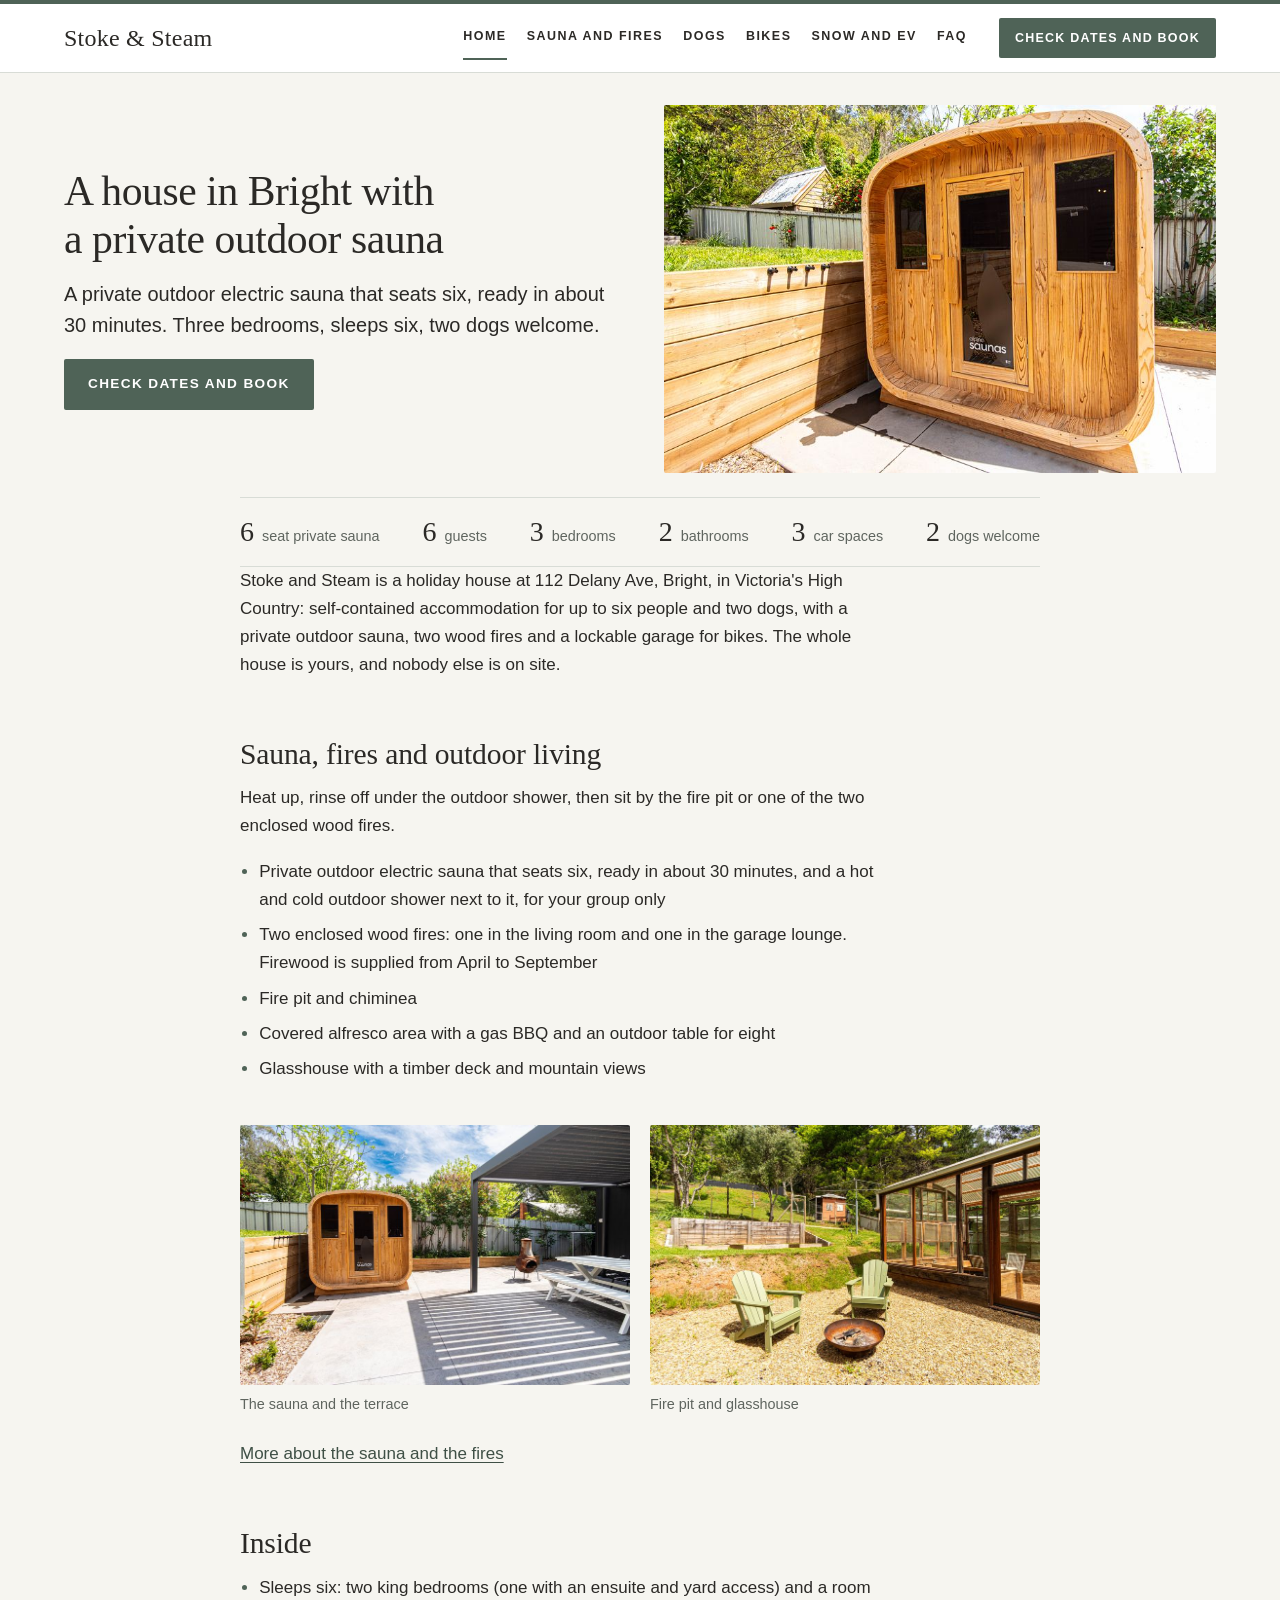
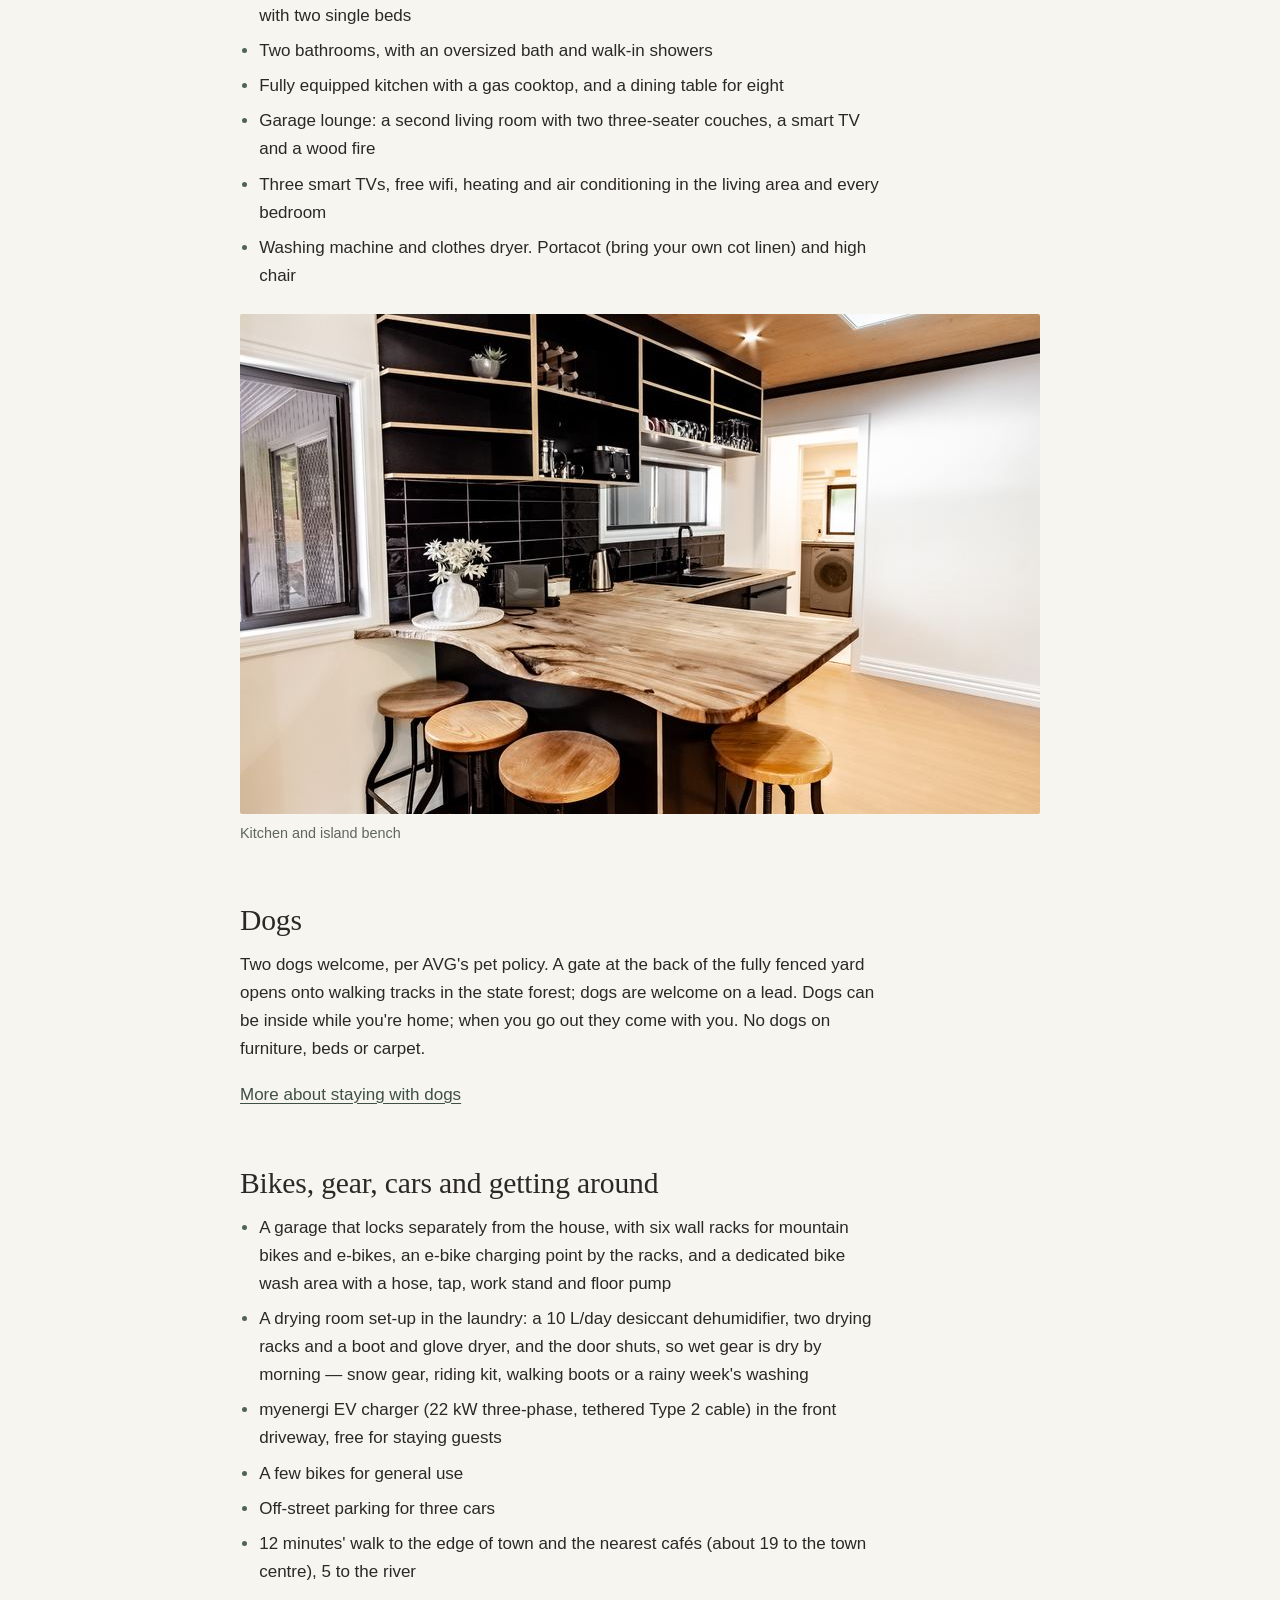
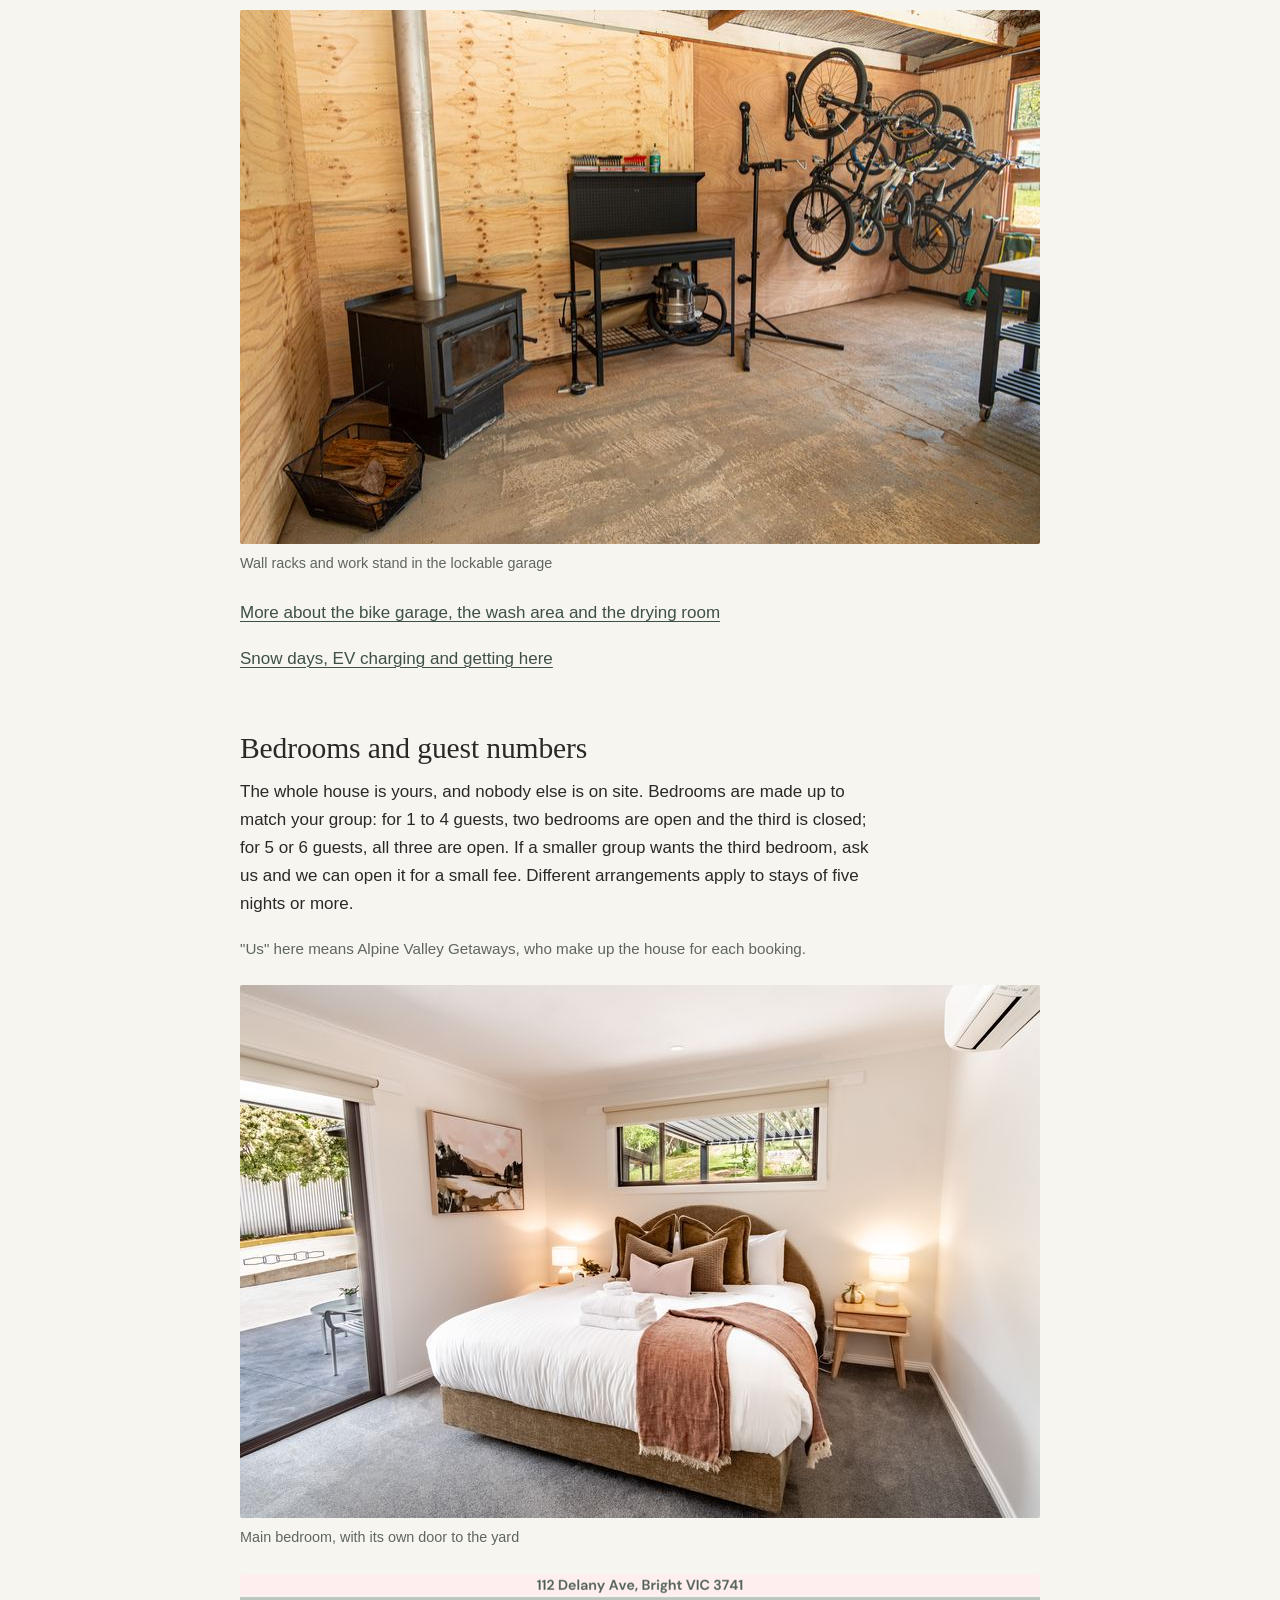
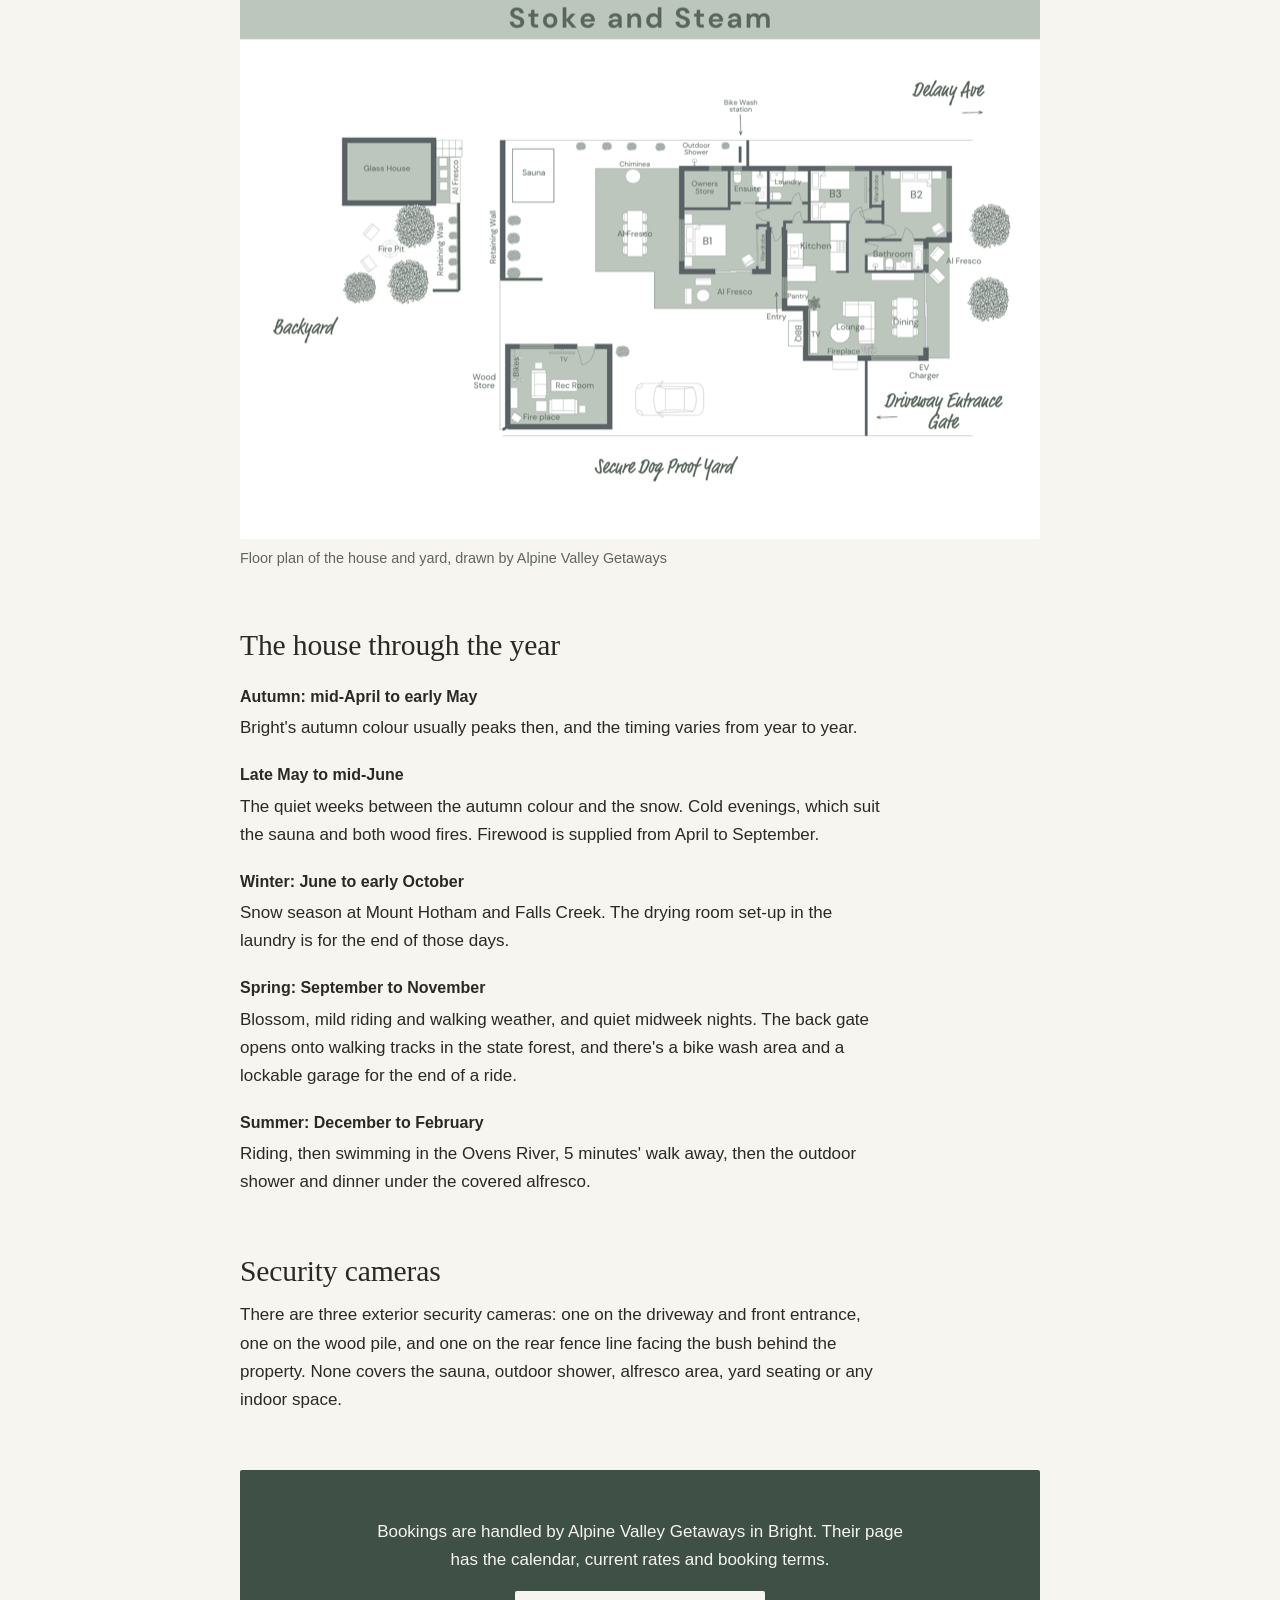
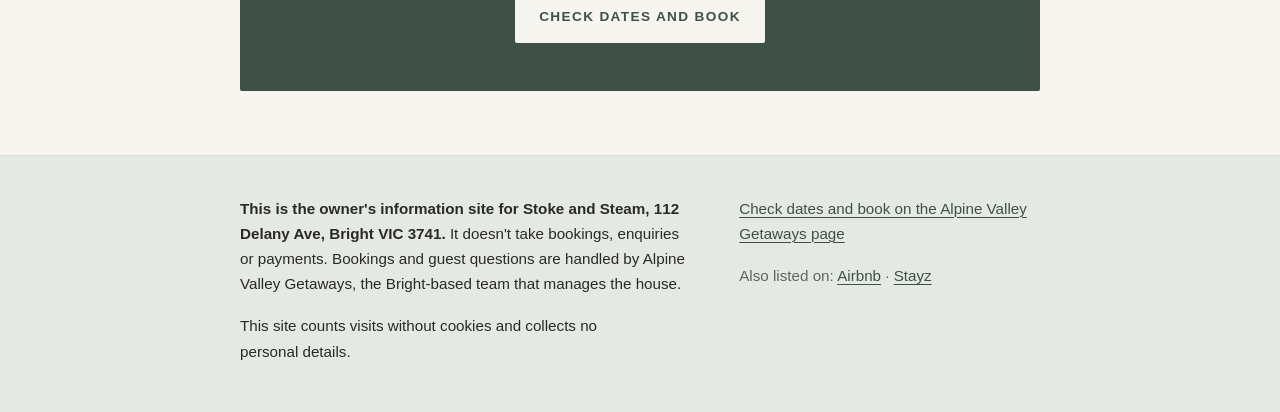
<file: index.html>
<!doctype html>
<html lang="en-AU">
<head>
<meta charset="utf-8">
<meta name="viewport" content="width=device-width, initial-scale=1">
<title>Bright accommodation with a private sauna | Stoke and Steam</title>
<meta name="description" content="Stoke and Steam is a three-bedroom holiday house in Bright, Victoria, with a private outdoor sauna, two wood fires, a fully fenced yard for two dogs and a lockable garage for bikes. Sleeps 6.">
<link rel="canonical" href="https://www.stokeandsteam.com.au/">
<meta property="og:type" content="website">
<meta property="og:locale" content="en_AU">
<meta property="og:site_name" content="Stoke and Steam">
<meta property="og:title" content="Bright accommodation with a private sauna | Stoke and Steam">
<meta property="og:description" content="Stoke and Steam is a three-bedroom holiday house in Bright, Victoria, with a private outdoor sauna, two wood fires, a fully fenced yard for two dogs and a lockable garage for bikes. Sleeps 6.">
<meta property="og:url" content="https://www.stokeandsteam.com.au/">
<meta property="og:image" content="https://www.stokeandsteam.com.au/images/sauna-dusk.jpg">
<meta name="color-scheme" content="light dark">
<link rel="icon" href="favicon.svg" type="image/svg+xml">
<link rel="stylesheet" href="style.css">
<script type="application/ld+json">
{
  "@context": "https://schema.org",
  "@type": "VacationRental",
  "@id": "https://www.stokeandsteam.com.au/#house",
  "additionalType": "House",
  "name": "Stoke and Steam",
  "identifier": "stoke-and-steam-bright",
  "description": "A private outdoor electric sauna that seats six, an outdoor shower, two enclosed wood fires and a fire pit. A lockable garage with six wall racks for mountain bikes and a bike wash area. A drying room: dehumidifier, drying racks and a boot and glove dryer, so anything wet dries overnight. Sleeps 6: two king rooms, a twin room, two bathrooms and a deep bath. Up to two dogs, and a back gate onto state forest tracks (on a lead). 12 minutes' walk to the nearest cafés, 5 to the river. EV charger.",
  "url": "https://alpinevalleygetaways.com.au/properties/stoke-and-steam-bright/",
  "mainEntityOfPage": "https://www.stokeandsteam.com.au/",
  "sameAs": [
    "https://www.airbnb.com.au/rooms/1744230749583950300",
    "https://www.stayz.com.au/holiday-rental/p20316304"
  ],
  "latitude": -36.72980,
  "longitude": 146.97749,
  "address": {
    "@type": "PostalAddress",
    "streetAddress": "112 Delany Ave",
    "addressLocality": "Bright",
    "addressRegion": "VIC",
    "postalCode": "3741",
    "addressCountry": "AU"
  },
  "image": [
    "https://www.stokeandsteam.com.au/images/sauna-dusk.jpg",
    "https://www.stokeandsteam.com.au/images/sauna-terrace.jpg",
    "https://www.stokeandsteam.com.au/images/sauna-interior.jpg",
    "https://www.stokeandsteam.com.au/images/outdoor-shower.jpg",
    "https://www.stokeandsteam.com.au/images/living-room-fire.jpg",
    "https://www.stokeandsteam.com.au/images/garage-lounge-fire.jpg",
    "https://www.stokeandsteam.com.au/images/fire-pit.jpg",
    "https://www.stokeandsteam.com.au/images/alfresco.jpg",
    "https://www.stokeandsteam.com.au/images/glasshouse.jpg",
    "https://www.stokeandsteam.com.au/images/king-bedroom.jpg",
    "https://www.stokeandsteam.com.au/images/twin-bedroom.jpg",
    "https://www.stokeandsteam.com.au/images/bathroom-bath.jpg",
    "https://www.stokeandsteam.com.au/images/kitchen-dining.jpg",
    "https://www.stokeandsteam.com.au/images/dogs-yard.jpg",
    "https://www.stokeandsteam.com.au/images/ev-charger.jpg",
    "https://www.stokeandsteam.com.au/images/bike-storage.jpg",
    "https://www.stokeandsteam.com.au/images/bike-wash.jpg",
    "https://www.stokeandsteam.com.au/images/exterior-front.jpg"
],
  "containsPlace": {
    "@type": "Accommodation",
    "additionalType": "EntirePlace",
    "occupancy": {
      "@type": "QuantitativeValue",
      "value": 6
    },
    "numberOfBedrooms": 3,
    "numberOfBathroomsTotal": 2,
    "bed": [
      { "@type": "BedDetails", "numberOfBeds": 2, "typeOfBed": "King" },
      { "@type": "BedDetails", "numberOfBeds": 2, "typeOfBed": "Single" }
    ],
    "amenityFeature": [
      { "@type": "LocationFeatureSpecification", "name": "ac", "value": true },
      { "@type": "LocationFeatureSpecification", "name": "heating", "value": true },
      { "@type": "LocationFeatureSpecification", "name": "fireplace", "value": true },
      { "@type": "LocationFeatureSpecification", "name": "kitchen", "value": true },
      { "@type": "LocationFeatureSpecification", "name": "ovenStove", "value": true },
      { "@type": "LocationFeatureSpecification", "name": "microwave", "value": true },
      { "@type": "LocationFeatureSpecification", "name": "outdoorGrill", "value": true },
      { "@type": "LocationFeatureSpecification", "name": "patio", "value": true },
      { "@type": "LocationFeatureSpecification", "name": "petsAllowed", "value": true },
      { "@type": "LocationFeatureSpecification", "name": "childFriendly", "value": true },
      { "@type": "LocationFeatureSpecification", "name": "crib", "value": true },
      { "@type": "LocationFeatureSpecification", "name": "tv", "value": true },
      { "@type": "LocationFeatureSpecification", "name": "washerDryer", "value": true },
      { "@type": "LocationFeatureSpecification", "name": "wifi", "value": true },
      { "@type": "LocationFeatureSpecification", "name": "internetType", "value": "Free" },
      { "@type": "LocationFeatureSpecification", "name": "parkingType", "value": "Free" },
      { "@type": "LocationFeatureSpecification", "name": "selfCheckinCheckout", "value": true },
      { "@type": "LocationFeatureSpecification", "name": "smokingAllowed", "value": false }
    ]
  }
}
</script>
</head>
<body>
<a class="skip" href="#main">Skip to content</a>
<header class="site-header">
  <div class="wrap header-inner">
    <a class="logo" href="index.html" aria-label="Stoke and Steam, home">Stoke &amp; Steam</a>
    <nav aria-label="Main">
      <ul>
        <li><a href="index.html" aria-current="page">Home</a></li>
        <li><a href="sauna-and-fires.html">Sauna and fires</a></li>
        <li><a href="dogs.html">Dogs</a></li>
        <li><a href="bikes.html">Bikes</a></li>
        <li><a href="snow-ev-getting-here.html">Snow and EV</a></li>
        <li><a href="faq.html">FAQ</a></li>
      </ul>
    </nav>
    <a class="cta cta-small" data-cta="booking" data-goatcounter-click="book-index" href="https://alpinevalleygetaways.com.au/properties/stoke-and-steam-bright/">Check dates and book</a>
  </div>
</header>
<main id="main" class="wrap">
<section class="hero">
  <div class="hero-text">
    <h1>A house in Bright with a private outdoor sauna</h1>
    <p class="lead">A private outdoor electric sauna that seats six, ready in about 30 minutes. Three bedrooms, sleeps six, two dogs welcome.</p>
    <p class="hero-action"><a class="cta" data-cta="booking" data-goatcounter-click="book-index" href="https://alpinevalleygetaways.com.au/properties/stoke-and-steam-bright/">Check dates and book</a></p>
  </div>
  <figure class="photo hero"><img src="images/sauna-dusk.jpg" alt="The private outdoor sauna at Stoke and Steam: a rounded timber cabin with a glass door and two windows on the paved terrace, beside a timber retaining wall with towel hooks" width="1600" height="1067" srcset="images/sauna-dusk-800.jpg 800w, images/sauna-dusk-1200.jpg 1200w, images/sauna-dusk.jpg 1600w" sizes="(min-width: 60rem) 34.5rem, 100vw" fetchpriority="high"><figcaption>The private outdoor sauna</figcaption></figure>
</section>
<ul class="facts" aria-label="Key facts">
  <li><span class="fact-n">6</span> <span class="fact-l">seat private sauna</span></li>
  <li><span class="fact-n">6</span> <span class="fact-l">guests</span></li>
  <li><span class="fact-n">3</span> <span class="fact-l">bedrooms</span></li>
  <li><span class="fact-n">2</span> <span class="fact-l">bathrooms</span></li>
  <li><span class="fact-n">3</span> <span class="fact-l">car spaces</span></li>
  <li><span class="fact-n">2</span> <span class="fact-l">dogs welcome</span></li>
</ul>
<p>Stoke and Steam is a holiday house at 112 Delany Ave, Bright, in Victoria's High Country: self-contained accommodation for up to six people and two dogs, with a private outdoor sauna, two wood fires and a lockable garage for bikes. The whole house is yours, and nobody else is on site.</p>
<section aria-labelledby="h-outdoor">
  <h2 id="h-outdoor">Sauna, fires and outdoor living</h2>
  <p>Heat up, rinse off under the outdoor shower, then sit by the fire pit or one of the two enclosed wood fires.</p>
  <ul>
    <li>Private outdoor electric sauna that seats six, ready in about 30 minutes, and a hot and cold outdoor shower next to it, for your group only</li>
    <li>Two enclosed wood fires: one in the living room and one in the garage lounge. Firewood is supplied from April to September</li>
    <li>Fire pit and chiminea</li>
    <li>Covered alfresco area with a gas BBQ and an outdoor table for eight</li>
    <li>Glasshouse with a timber deck and mountain views</li>
  </ul>
  <div class="photo-row">
    <figure class="photo"><img src="images/sauna-terrace.jpg" alt="The sauna on the paved terrace, with the chiminea and the end of the long outdoor table under the covered alfresco" width="1600" height="1067" srcset="images/sauna-terrace-800.jpg 800w, images/sauna-terrace-1200.jpg 1200w, images/sauna-terrace.jpg 1600w" sizes="(min-width: 60rem) 50rem, (min-width: 40rem) 44rem, calc(100vw - 2rem)" loading="lazy" decoding="async"><figcaption>The sauna and the terrace</figcaption></figure>
    <figure class="photo"><img src="images/fire-pit.jpg" alt="The fire pit on the gravel, with two green timber chairs beside it and the glasshouse behind" width="1600" height="1067" srcset="images/fire-pit-800.jpg 800w, images/fire-pit-1200.jpg 1200w, images/fire-pit.jpg 1600w" sizes="(min-width: 60rem) 50rem, (min-width: 40rem) 44rem, calc(100vw - 2rem)" loading="lazy" decoding="async"><figcaption>Fire pit and glasshouse</figcaption></figure>
  </div>
  <p><a href="sauna-and-fires.html">More about the sauna and the fires</a></p>
</section>
<section aria-labelledby="h-inside">
  <h2 id="h-inside">Inside</h2>
  <ul>
    <li>Sleeps six: two king bedrooms (one with an ensuite and yard access) and a room with two single beds</li>
    <li>Two bathrooms, with an oversized bath and walk-in showers</li>
    <li>Fully equipped kitchen with a gas cooktop, and a dining table for eight</li>
    <li>Garage lounge: a second living room with two three-seater couches, a smart TV and a wood fire</li>
    <li>Three smart TVs, free wifi, heating and air conditioning in the living area and every bedroom</li>
    <li>Washing machine and clothes dryer. Portacot (bring your own cot linen) and high chair</li>
  </ul>
  <figure class="photo wide"><img src="images/kitchen-dining.jpg" alt="The kitchen: a timber-slab island bench with stools, black tiled walls and open timber shelving" width="1600" height="1067" srcset="images/kitchen-dining-800.jpg 800w, images/kitchen-dining-1200.jpg 1200w, images/kitchen-dining.jpg 1600w" sizes="(min-width: 60rem) 50rem, (min-width: 40rem) 44rem, calc(100vw - 2rem)" loading="lazy" decoding="async"><figcaption>Kitchen and island bench</figcaption></figure>
</section>
<section aria-labelledby="h-dogs">
  <h2 id="h-dogs">Dogs</h2>
  <p>Two dogs welcome, per AVG's pet policy. A gate at the back of the fully fenced yard opens onto walking tracks in the state forest; dogs are welcome on a lead. Dogs can be inside while you're home; when you go out they come with you. No dogs on furniture, beds or carpet.</p>
  <p><a href="dogs.html">More about staying with dogs</a></p>
</section>
<section aria-labelledby="h-gear">
  <h2 id="h-gear">Bikes, gear, cars and getting around</h2>
  <ul>
    <li>A garage that locks separately from the house, with six wall racks for mountain bikes and e-bikes, an e-bike charging point by the racks, and a dedicated bike wash area with a hose, tap, work stand and floor pump</li>
    <li>A drying room set-up in the laundry: a 10 L/day desiccant dehumidifier, two drying racks and a boot and glove dryer, and the door shuts, so wet gear is dry by morning — snow gear, riding kit, walking boots or a rainy week's washing</li>
    <li>myenergi EV charger (22 kW three-phase, tethered Type 2 cable) in the front driveway, free for staying guests</li>
    <li>A few bikes for general use</li>
    <li>Off-street parking for three cars</li>
    <li>12 minutes' walk to the edge of town and the nearest cafés (about 19 to the town centre), 5 to the river</li>
  </ul>
  <figure class="photo"><img src="images/bike-storage.jpg" alt="The lockable garage: bikes hung on the wall racks, a workbench with tools, a bike work stand and a floor pump, with the wood heater in the corner" width="1600" height="1067" srcset="images/bike-storage-800.jpg 800w, images/bike-storage-1200.jpg 1200w, images/bike-storage.jpg 1600w" sizes="(min-width: 60rem) 50rem, (min-width: 40rem) 44rem, calc(100vw - 2rem)" loading="lazy" decoding="async"><figcaption>Wall racks and work stand in the lockable garage</figcaption></figure>
  <p><a href="bikes.html">More about the bike garage, the wash area and the drying room</a></p>
  <p><a href="snow-ev-getting-here.html">Snow days, EV charging and getting here</a></p>
</section>
<section aria-labelledby="h-bedrooms">
  <h2 id="h-bedrooms">Bedrooms and guest numbers</h2>
  <p>The whole house is yours, and nobody else is on site. Bedrooms are made up to match your group: for 1 to 4 guests, two bedrooms are open and the third is closed; for 5 or 6 guests, all three are open. If a smaller group wants the third bedroom, ask us and we can open it for a small fee. Different arrangements apply to stays of five nights or more.</p>
  <p class="note">"Us" here means Alpine Valley Getaways, who make up the house for each booking.</p>
  <figure class="photo"><img src="images/king-bedroom.jpg" alt="The main bedroom: a king bed with a lamp on each side, and a sliding glass door out to the yard" width="1600" height="1067" srcset="images/king-bedroom-800.jpg 800w, images/king-bedroom-1200.jpg 1200w, images/king-bedroom.jpg 1600w" sizes="(min-width: 60rem) 50rem, (min-width: 40rem) 44rem, calc(100vw - 2rem)" loading="lazy" decoding="async"><figcaption>Main bedroom, with its own door to the yard</figcaption></figure>
  <figure class="photo plan"><img src="images/floor-plan.png" alt="Floor plan of Stoke and Steam: a king bedroom with an ensuite, a second king bedroom and a bedroom with two single beds; a bathroom with a bath, laundry, kitchen, lounge and dining; outside, the sauna, outdoor shower, alfresco areas, glasshouse, fire pit, EV charger and the separate garage lounge with the bike racks, all inside the fenced yard" width="1600" height="1131" srcset="images/floor-plan-800.png 800w, images/floor-plan-1200.png 1200w, images/floor-plan.png 1600w" sizes="(min-width: 60rem) 50rem, (min-width: 40rem) 44rem, calc(100vw - 2rem)" loading="lazy" decoding="async"><figcaption>Floor plan of the house and yard, drawn by Alpine Valley Getaways</figcaption></figure>
</section>
<section aria-labelledby="h-seasons">
  <h2 id="h-seasons">The house through the year</h2>
  <dl class="seasons">
    <dt>Autumn: mid-April to early May</dt>
    <dd>Bright's autumn colour usually peaks then, and the timing varies from year to year.</dd>
    <dt>Late May to mid-June</dt>
    <dd>The quiet weeks between the autumn colour and the snow. Cold evenings, which suit the sauna and both wood fires. Firewood is supplied from April to September.</dd>
    <dt>Winter: June to early October</dt>
    <dd>Snow season at Mount Hotham and Falls Creek. The drying room set-up in the laundry is for the end of those days.</dd>
    <dt>Spring: September to November</dt>
    <dd>Blossom, mild riding and walking weather, and quiet midweek nights. The back gate opens onto walking tracks in the state forest, and there's a bike wash area and a lockable garage for the end of a ride.</dd>
    <dt>Summer: December to February</dt>
    <dd>Riding, then swimming in the Ovens River, 5 minutes' walk away, then the outdoor shower and dinner under the covered alfresco.</dd>
  </dl>
</section>
<section aria-labelledby="h-cameras">
  <h2 id="h-cameras">Security cameras</h2>
  <p>There are three exterior security cameras: one on the driveway and front entrance, one on the wood pile, and one on the rear fence line facing the bush behind the property. None covers the sauna, outdoor shower, alfresco area, yard seating or any indoor space.</p>
</section>
<aside class="cta-box" aria-label="How to book">
  <p>Bookings are handled by Alpine Valley Getaways in Bright. Their page has the calendar, current rates and booking terms.</p>
  <p><a class="cta" data-cta="booking" data-goatcounter-click="book-index" href="https://alpinevalleygetaways.com.au/properties/stoke-and-steam-bright/">Check dates and book</a></p>
</aside>
</main>
<footer class="site-footer">
  <div class="wrap footer-inner">
    <div class="footer-about">
      <p><strong>This is the owner's information site for Stoke and Steam, 112 Delany Ave, Bright VIC 3741.</strong> It doesn't take bookings, enquiries or payments. Bookings and guest questions are handled by Alpine Valley Getaways, the Bright-based team that manages the house.</p>
      <p>This site counts visits without cookies and collects no personal details.</p>
    </div>
    <div class="footer-book">
      <p><a class="cta-link" data-cta="booking" data-goatcounter-click="book-index" href="https://alpinevalleygetaways.com.au/properties/stoke-and-steam-bright/">Check dates and book on the Alpine Valley Getaways page</a></p>
      <p class="also">Also listed on: <a data-goatcounter-click="out-airbnb-index" class="listed-link" href="https://www.airbnb.com.au/rooms/1744230749583950300">Airbnb</a> · <a data-goatcounter-click="out-stayz-index" class="listed-link" href="https://www.stayz.com.au/holiday-rental/p20316304">Stayz</a></p>
    </div>
  </div>
</footer>
<script data-goatcounter="https://delanyave.goatcounter.com/count" async src="https://gc.zgo.at/count.js"></script>
</body>
</html>
</file>
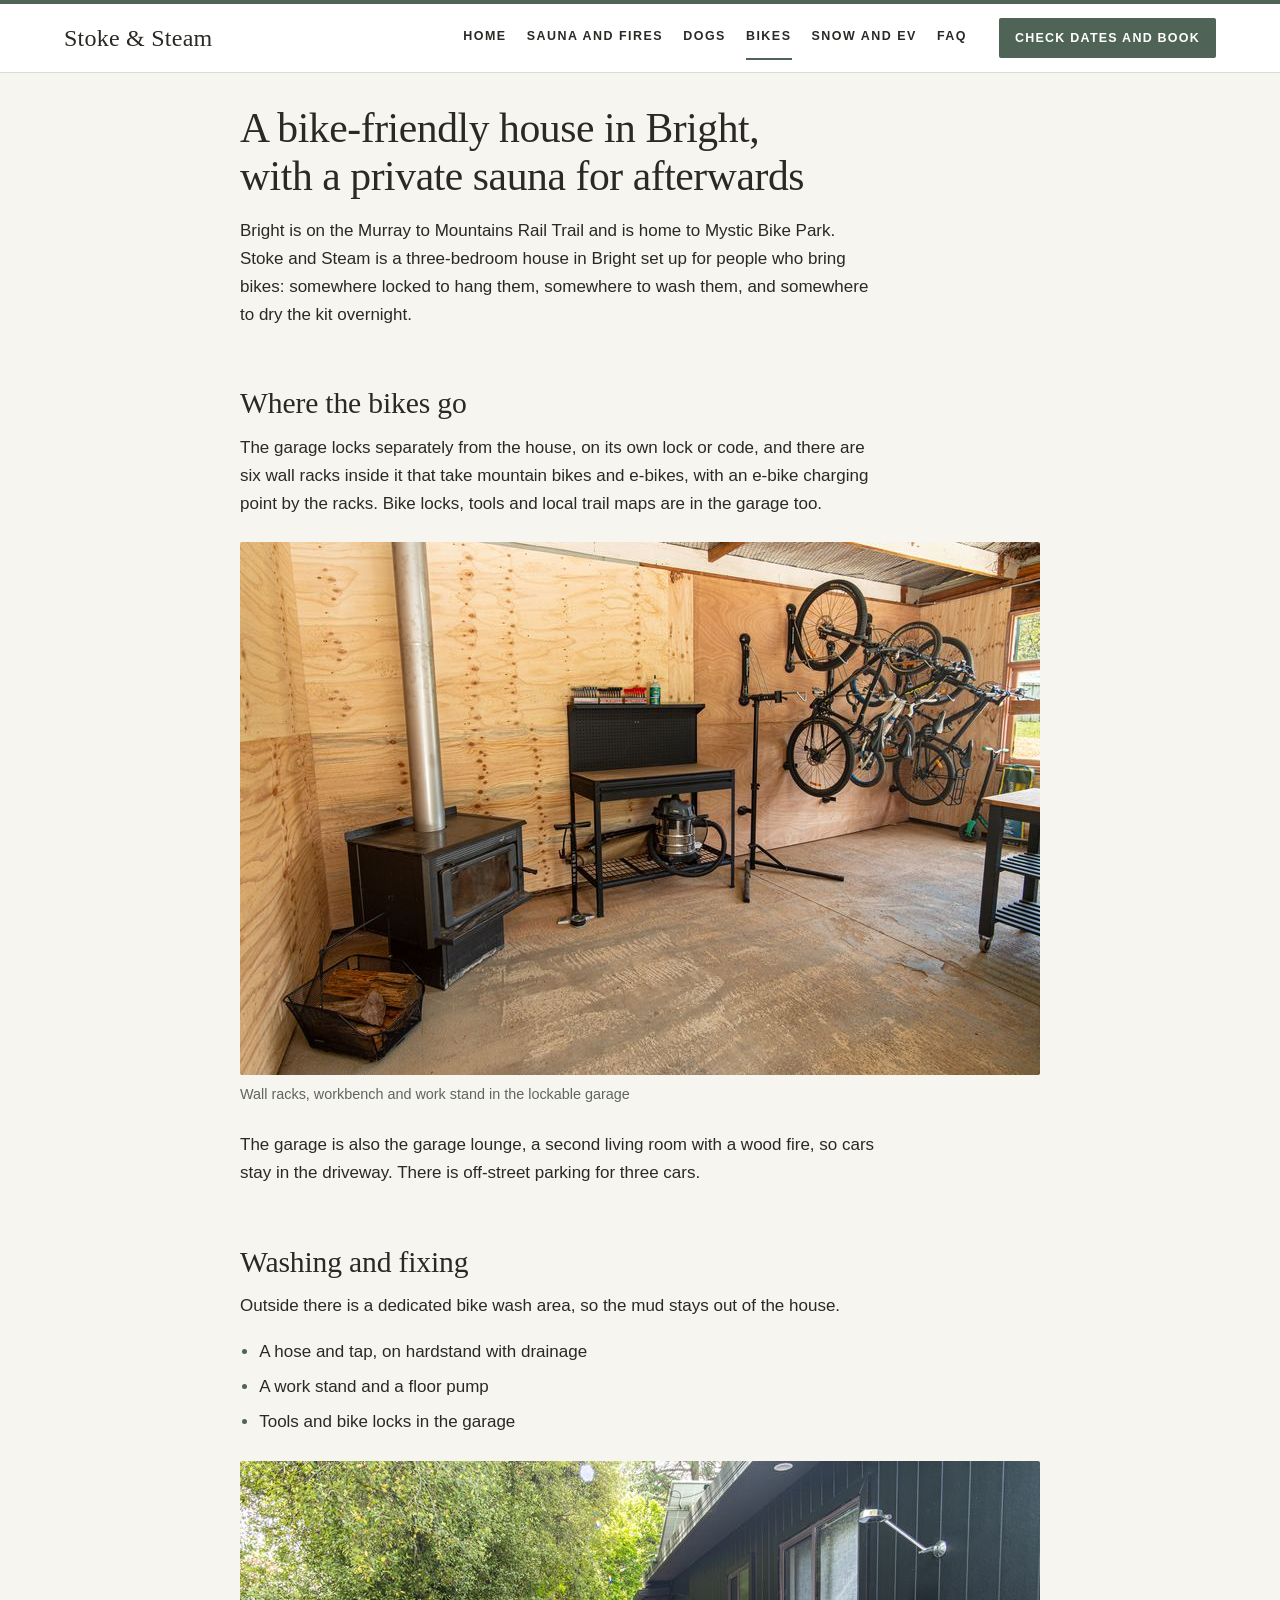
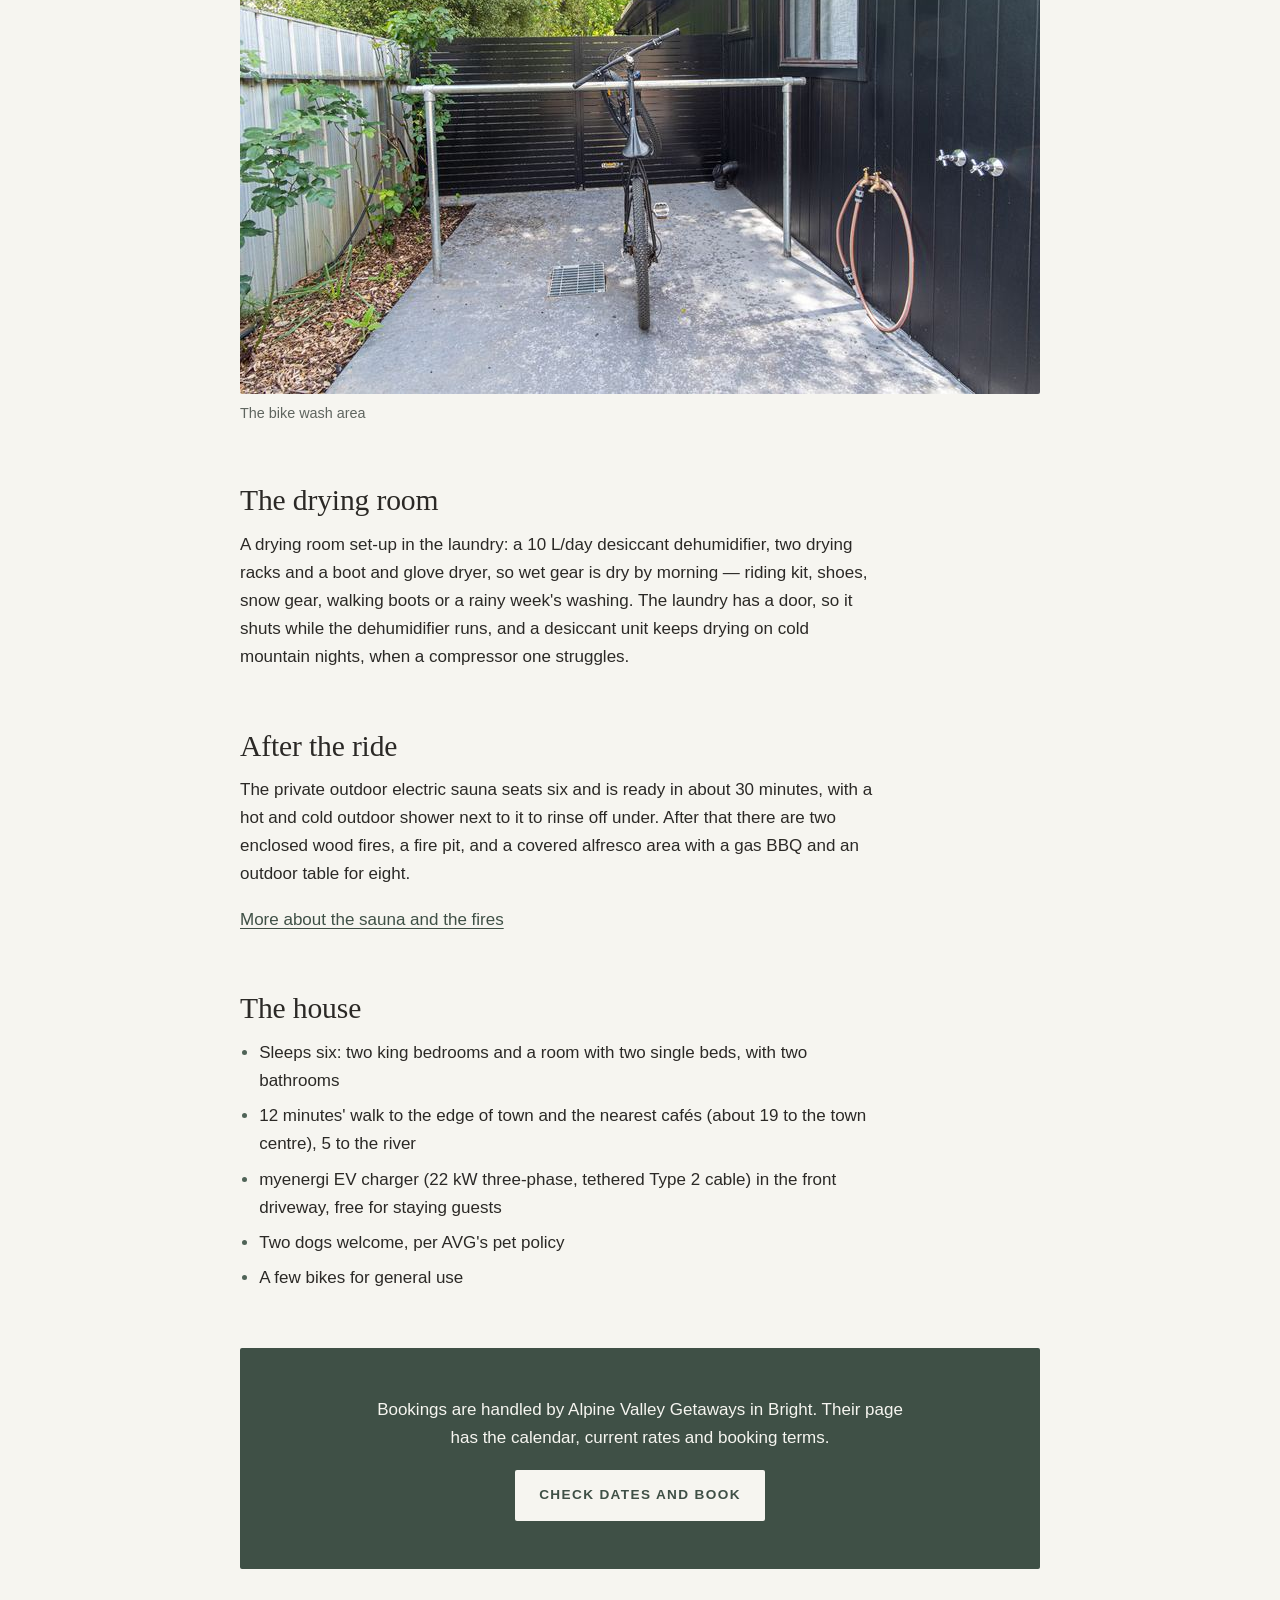
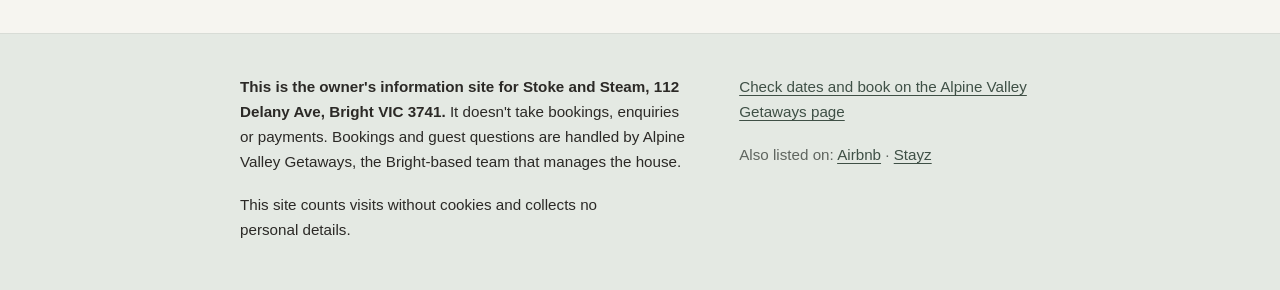
<file: bikes.html>
<!doctype html>
<html lang="en-AU">
<head>
<meta charset="utf-8">
<meta name="viewport" content="width=device-width, initial-scale=1">
<title>Bike-friendly accommodation in Bright | Stoke and Steam</title>
<meta name="description" content="A holiday house in Bright, Victoria, set up for riders: a garage that locks separately from the house with six wall racks for mountain bikes and e-bikes, a bike wash area with a work stand, a drying room, and a private sauna for afterwards.">
<link rel="canonical" href="https://www.stokeandsteam.com.au/bikes.html">
<meta property="og:type" content="website">
<meta property="og:locale" content="en_AU">
<meta property="og:site_name" content="Stoke and Steam">
<meta property="og:title" content="Bike-friendly accommodation in Bright | Stoke and Steam">
<meta property="og:description" content="A holiday house in Bright, Victoria, set up for riders: a garage that locks separately from the house with six wall racks for mountain bikes and e-bikes, a bike wash area with a work stand, a drying room, and a private sauna for afterwards.">
<meta property="og:url" content="https://www.stokeandsteam.com.au/bikes.html">
<meta property="og:image" content="https://www.stokeandsteam.com.au/images/sauna-dusk.jpg">
<meta name="color-scheme" content="light dark">
<link rel="icon" href="favicon.svg" type="image/svg+xml">
<link rel="stylesheet" href="style.css">
</head>
<body>
<a class="skip" href="#main">Skip to content</a>
<header class="site-header">
  <div class="wrap header-inner">
    <a class="logo" href="index.html" aria-label="Stoke and Steam, home">Stoke &amp; Steam</a>
    <nav aria-label="Main">
      <ul>
        <li><a href="index.html">Home</a></li>
        <li><a href="sauna-and-fires.html">Sauna and fires</a></li>
        <li><a href="dogs.html">Dogs</a></li>
        <li><a href="bikes.html" aria-current="page">Bikes</a></li>
        <li><a href="snow-ev-getting-here.html">Snow and EV</a></li>
        <li><a href="faq.html">FAQ</a></li>
      </ul>
    </nav>
    <a class="cta cta-small" data-cta="booking" data-goatcounter-click="book-bikes" href="https://alpinevalleygetaways.com.au/properties/stoke-and-steam-bright/">Check dates and book</a>
  </div>
</header>
<main id="main" class="wrap">
<h1>A bike-friendly house in Bright, with a private sauna for afterwards</h1>
<p>Bright is on the Murray to Mountains Rail Trail and is home to Mystic Bike Park. Stoke and Steam is a three-bedroom house in Bright set up for people who bring bikes: somewhere locked to hang them, somewhere to wash them, and somewhere to dry the kit overnight.</p>
<section aria-labelledby="h-garage">
  <h2 id="h-garage">Where the bikes go</h2>
  <p>The garage locks separately from the house, on its own lock or code, and there are six wall racks inside it that take mountain bikes and e-bikes, with an e-bike charging point by the racks. Bike locks, tools and local trail maps are in the garage too.</p>
  <figure class="photo"><img src="images/bike-storage.jpg" alt="The lockable garage: bikes hung on the wall racks, a workbench with tools, a bike work stand and a floor pump, with the wood heater in the corner" width="1600" height="1067" srcset="images/bike-storage-800.jpg 800w, images/bike-storage-1200.jpg 1200w, images/bike-storage.jpg 1600w" sizes="(min-width: 60rem) 50rem, (min-width: 40rem) 44rem, calc(100vw - 2rem)" fetchpriority="high"><figcaption>Wall racks, workbench and work stand in the lockable garage</figcaption></figure>
  <p>The garage is also the garage lounge, a second living room with a wood fire, so cars stay in the driveway. There is off-street parking for three cars.</p>
</section>
<section aria-labelledby="h-wash">
  <h2 id="h-wash">Washing and fixing</h2>
  <p>Outside there is a dedicated bike wash area, so the mud stays out of the house.</p>
  <ul>
    <li>A hose and tap, on hardstand with drainage</li>
    <li>A work stand and a floor pump</li>
    <li>Tools and bike locks in the garage</li>
  </ul>
  <figure class="photo"><img src="images/bike-wash.jpg" alt="The bike wash corner beside the house: a hose on the tap, a drain in the concrete and a rail to hang a bike, with an outdoor shower head and hot and cold taps on the same wall" width="1600" height="1067" srcset="images/bike-wash-800.jpg 800w, images/bike-wash-1200.jpg 1200w, images/bike-wash.jpg 1600w" sizes="(min-width: 60rem) 50rem, (min-width: 40rem) 44rem, calc(100vw - 2rem)" loading="lazy" decoding="async"><figcaption>The bike wash area</figcaption></figure>
</section>
<section aria-labelledby="h-drying">
  <h2 id="h-drying">The drying room</h2>
  <p>A drying room set-up in the laundry: a 10 L/day desiccant dehumidifier, two drying racks and a boot and glove dryer, so wet gear is dry by morning — riding kit, shoes, snow gear, walking boots or a rainy week's washing. The laundry has a door, so it shuts while the dehumidifier runs, and a desiccant unit keeps drying on cold mountain nights, when a compressor one struggles.</p>
</section>
<section aria-labelledby="h-after">
  <h2 id="h-after">After the ride</h2>
  <p>The private outdoor electric sauna seats six and is ready in about 30 minutes, with a hot and cold outdoor shower next to it to rinse off under. After that there are two enclosed wood fires, a fire pit, and a covered alfresco area with a gas BBQ and an outdoor table for eight.</p>
  <p><a href="sauna-and-fires.html">More about the sauna and the fires</a></p>
</section>
<section aria-labelledby="h-house">
  <h2 id="h-house">The house</h2>
  <ul>
    <li>Sleeps six: two king bedrooms and a room with two single beds, with two bathrooms</li>
    <li>12 minutes' walk to the edge of town and the nearest cafés (about 19 to the town centre), 5 to the river</li>
    <li>myenergi EV charger (22 kW three-phase, tethered Type 2 cable) in the front driveway, free for staying guests</li>
    <li>Two dogs welcome, per AVG's pet policy</li>
    <li>A few bikes for general use</li>
  </ul>
</section>
<aside class="cta-box" aria-label="How to book">
  <p>Bookings are handled by Alpine Valley Getaways in Bright. Their page has the calendar, current rates and booking terms.</p>
  <p><a class="cta" data-cta="booking" data-goatcounter-click="book-bikes" href="https://alpinevalleygetaways.com.au/properties/stoke-and-steam-bright/">Check dates and book</a></p>
</aside>
</main>
<footer class="site-footer">
  <div class="wrap footer-inner">
    <div class="footer-about">
      <p><strong>This is the owner's information site for Stoke and Steam, 112 Delany Ave, Bright VIC 3741.</strong> It doesn't take bookings, enquiries or payments. Bookings and guest questions are handled by Alpine Valley Getaways, the Bright-based team that manages the house.</p>
      <p>This site counts visits without cookies and collects no personal details.</p>
    </div>
    <div class="footer-book">
      <p><a class="cta-link" data-cta="booking" data-goatcounter-click="book-bikes" href="https://alpinevalleygetaways.com.au/properties/stoke-and-steam-bright/">Check dates and book on the Alpine Valley Getaways page</a></p>
      <p class="also">Also listed on: <a data-goatcounter-click="out-airbnb-bikes" class="listed-link" href="https://www.airbnb.com.au/rooms/1744230749583950300">Airbnb</a> · <a data-goatcounter-click="out-stayz-bikes" class="listed-link" href="https://www.stayz.com.au/holiday-rental/p20316304">Stayz</a></p>
    </div>
  </div>
</footer>
<script data-goatcounter="https://delanyave.goatcounter.com/count" async src="https://gc.zgo.at/count.js"></script>
</body>
</html>
</file>
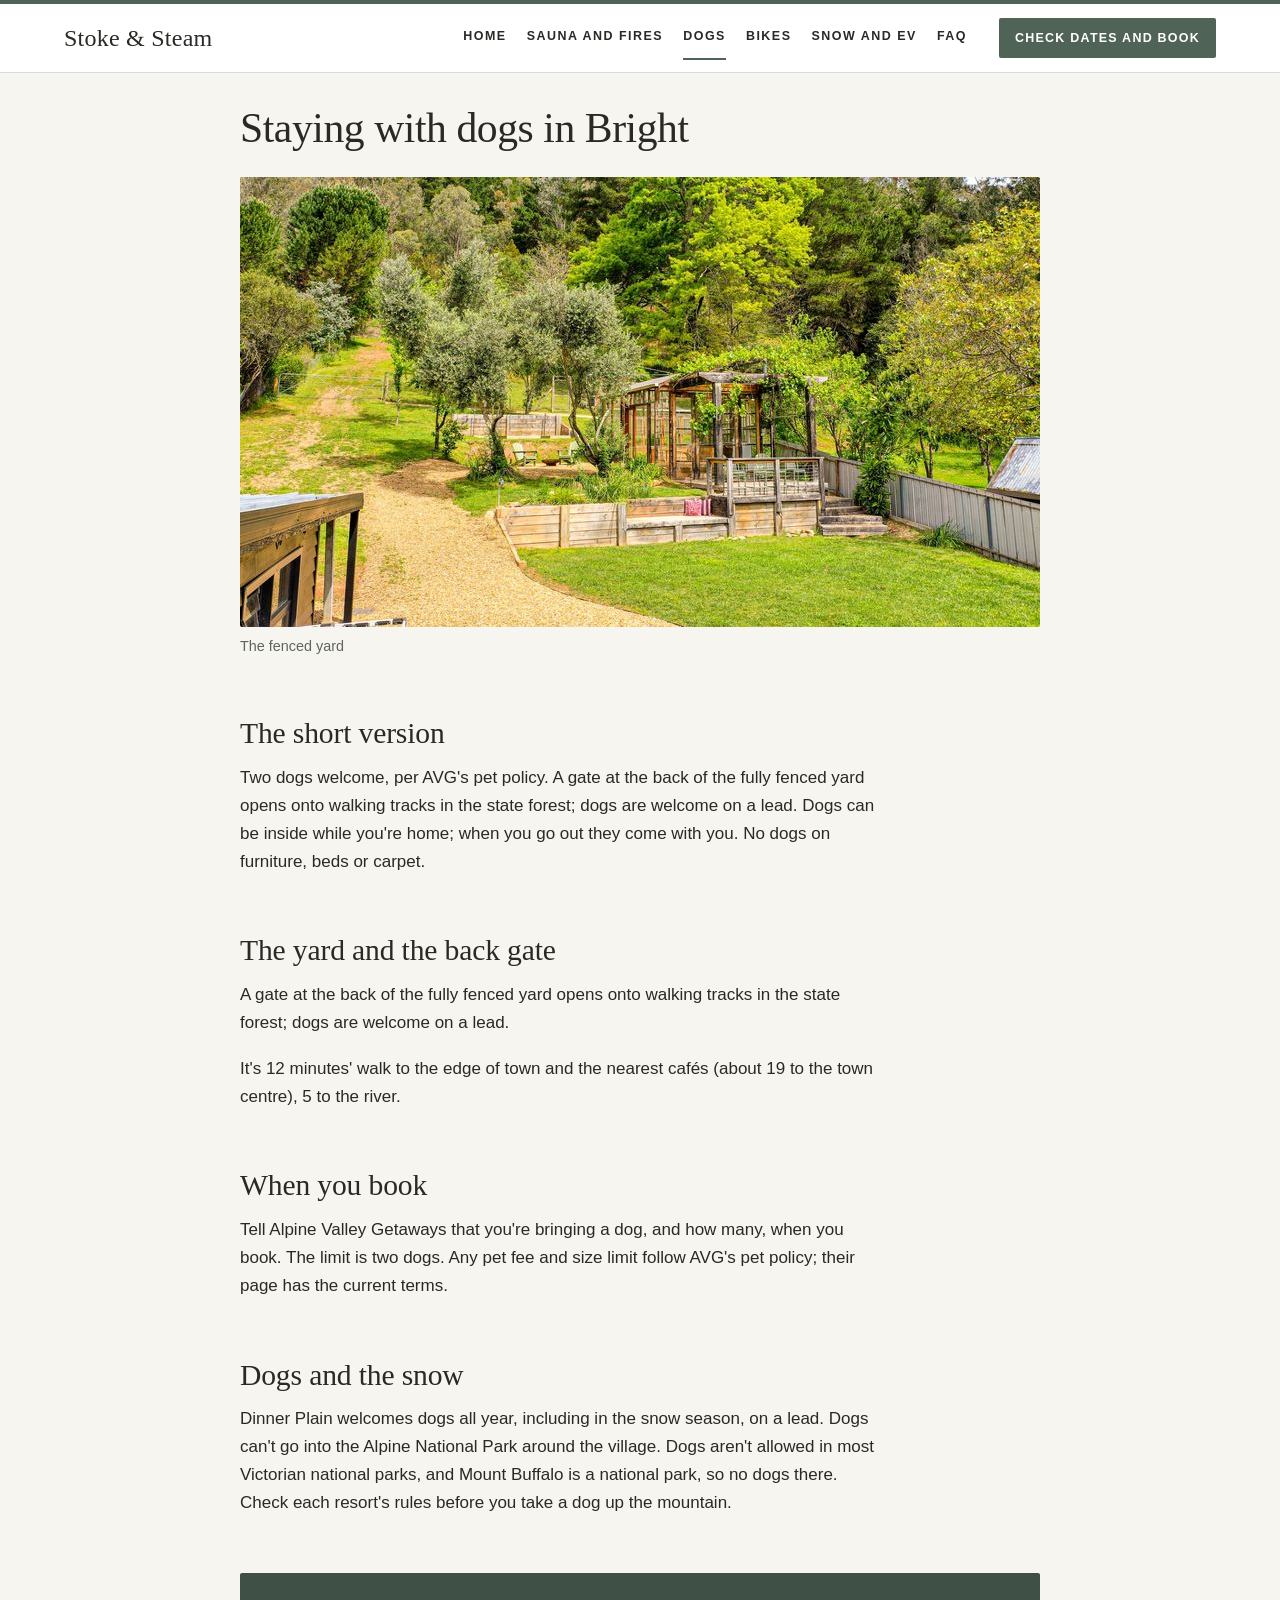
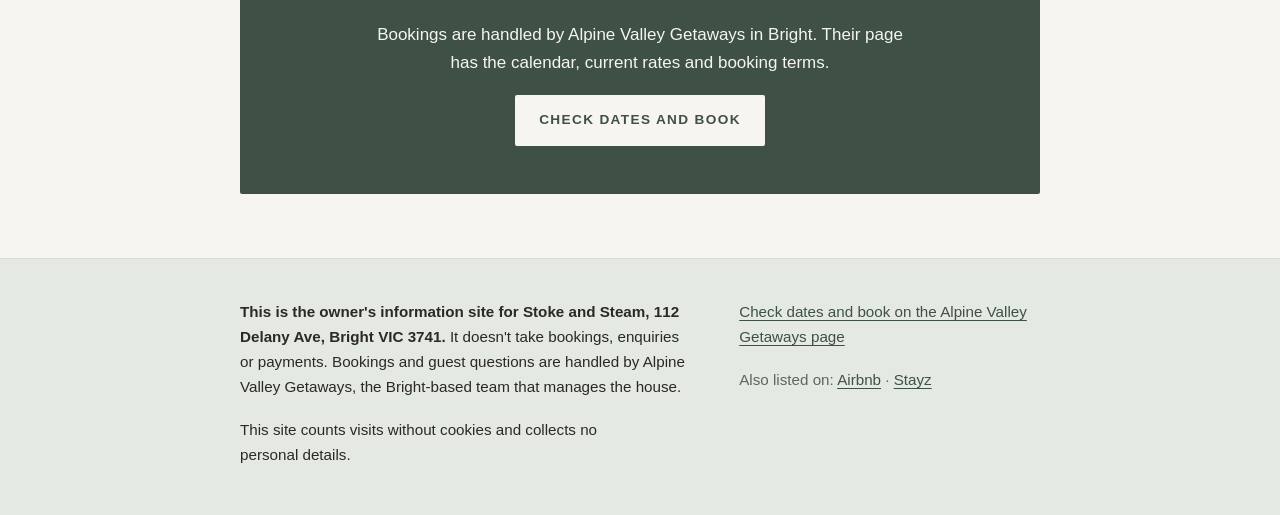
<file: dogs.html>
<!doctype html>
<html lang="en-AU">
<head>
<meta charset="utf-8">
<meta name="viewport" content="width=device-width, initial-scale=1">
<title>Dog-friendly accommodation in Bright | Stoke and Steam</title>
<meta name="description" content="Two dogs welcome at Stoke and Steam, a holiday house in Bright, Victoria. A gate at the back of the fully fenced yard opens onto walking tracks in the state forest. The house rules for dogs, and what to say when you book.">
<link rel="canonical" href="https://www.stokeandsteam.com.au/dogs.html">
<meta property="og:type" content="website">
<meta property="og:locale" content="en_AU">
<meta property="og:site_name" content="Stoke and Steam">
<meta property="og:title" content="Dog-friendly accommodation in Bright | Stoke and Steam">
<meta property="og:description" content="Two dogs welcome at Stoke and Steam, a holiday house in Bright, Victoria. A gate at the back of the fully fenced yard opens onto walking tracks in the state forest. The house rules for dogs, and what to say when you book.">
<meta property="og:url" content="https://www.stokeandsteam.com.au/dogs.html">
<meta property="og:image" content="https://www.stokeandsteam.com.au/images/sauna-dusk.jpg">
<meta name="color-scheme" content="light dark">
<link rel="icon" href="favicon.svg" type="image/svg+xml">
<link rel="stylesheet" href="style.css">
</head>
<body>
<a class="skip" href="#main">Skip to content</a>
<header class="site-header">
  <div class="wrap header-inner">
    <a class="logo" href="index.html" aria-label="Stoke and Steam, home">Stoke &amp; Steam</a>
    <nav aria-label="Main">
      <ul>
        <li><a href="index.html">Home</a></li>
        <li><a href="sauna-and-fires.html">Sauna and fires</a></li>
        <li><a href="dogs.html" aria-current="page">Dogs</a></li>
        <li><a href="bikes.html">Bikes</a></li>
        <li><a href="snow-ev-getting-here.html">Snow and EV</a></li>
        <li><a href="faq.html">FAQ</a></li>
      </ul>
    </nav>
    <a class="cta cta-small" data-cta="booking" data-goatcounter-click="book-dogs" href="https://alpinevalleygetaways.com.au/properties/stoke-and-steam-bright/">Check dates and book</a>
  </div>
</header>
<main id="main" class="wrap">
<h1>Staying with dogs in Bright</h1>
<figure class="photo panorama"><img src="images/dogs-yard.jpg" alt="The back yard from above: lawn, a gravel path, olive trees and the glasshouse with its deck inside the side fence, with tall trees rising behind" width="1600" height="900" srcset="images/dogs-yard-800.jpg 800w, images/dogs-yard-1200.jpg 1200w, images/dogs-yard.jpg 1600w" sizes="(min-width: 60rem) 50rem, (min-width: 40rem) 44rem, calc(100vw - 2rem)" fetchpriority="high"><figcaption>The fenced yard</figcaption></figure>
<section aria-labelledby="h-rules">
  <h2 id="h-rules">The short version</h2>
  <p>Two dogs welcome, per AVG's pet policy. A gate at the back of the fully fenced yard opens onto walking tracks in the state forest; dogs are welcome on a lead. Dogs can be inside while you're home; when you go out they come with you. No dogs on furniture, beds or carpet.</p>
</section>
<section aria-labelledby="h-yard">
  <h2 id="h-yard">The yard and the back gate</h2>
  <p>A gate at the back of the fully fenced yard opens onto walking tracks in the state forest; dogs are welcome on a lead.</p>
  <p>It's 12 minutes' walk to the edge of town and the nearest cafés (about 19 to the town centre), 5 to the river.</p>
</section>
<section aria-labelledby="h-booking-dogs">
  <h2 id="h-booking-dogs">When you book</h2>
  <p>Tell Alpine Valley Getaways that you're bringing a dog, and how many, when you book. The limit is two dogs. Any pet fee and size limit follow AVG's pet policy; their page has the current terms.</p>
</section>
<section aria-labelledby="h-snow-dogs">
  <h2 id="h-snow-dogs">Dogs and the snow</h2>
  <p>Dinner Plain welcomes dogs all year, including in the snow season, on a lead. Dogs can't go into the Alpine National Park around the village. Dogs aren't allowed in most Victorian national parks, and Mount Buffalo is a national park, so no dogs there. Check each resort's rules before you take a dog up the mountain.</p>
</section>
<aside class="cta-box" aria-label="How to book">
  <p>Bookings are handled by Alpine Valley Getaways in Bright. Their page has the calendar, current rates and booking terms.</p>
  <p><a class="cta" data-cta="booking" data-goatcounter-click="book-dogs" href="https://alpinevalleygetaways.com.au/properties/stoke-and-steam-bright/">Check dates and book</a></p>
</aside>
</main>
<footer class="site-footer">
  <div class="wrap footer-inner">
    <div class="footer-about">
      <p><strong>This is the owner's information site for Stoke and Steam, 112 Delany Ave, Bright VIC 3741.</strong> It doesn't take bookings, enquiries or payments. Bookings and guest questions are handled by Alpine Valley Getaways, the Bright-based team that manages the house.</p>
      <p>This site counts visits without cookies and collects no personal details.</p>
    </div>
    <div class="footer-book">
      <p><a class="cta-link" data-cta="booking" data-goatcounter-click="book-dogs" href="https://alpinevalleygetaways.com.au/properties/stoke-and-steam-bright/">Check dates and book on the Alpine Valley Getaways page</a></p>
      <p class="also">Also listed on: <a data-goatcounter-click="out-airbnb-dogs" class="listed-link" href="https://www.airbnb.com.au/rooms/1744230749583950300">Airbnb</a> · <a data-goatcounter-click="out-stayz-dogs" class="listed-link" href="https://www.stayz.com.au/holiday-rental/p20316304">Stayz</a></p>
    </div>
  </div>
</footer>
<script data-goatcounter="https://delanyave.goatcounter.com/count" async src="https://gc.zgo.at/count.js"></script>
</body>
</html>
</file>
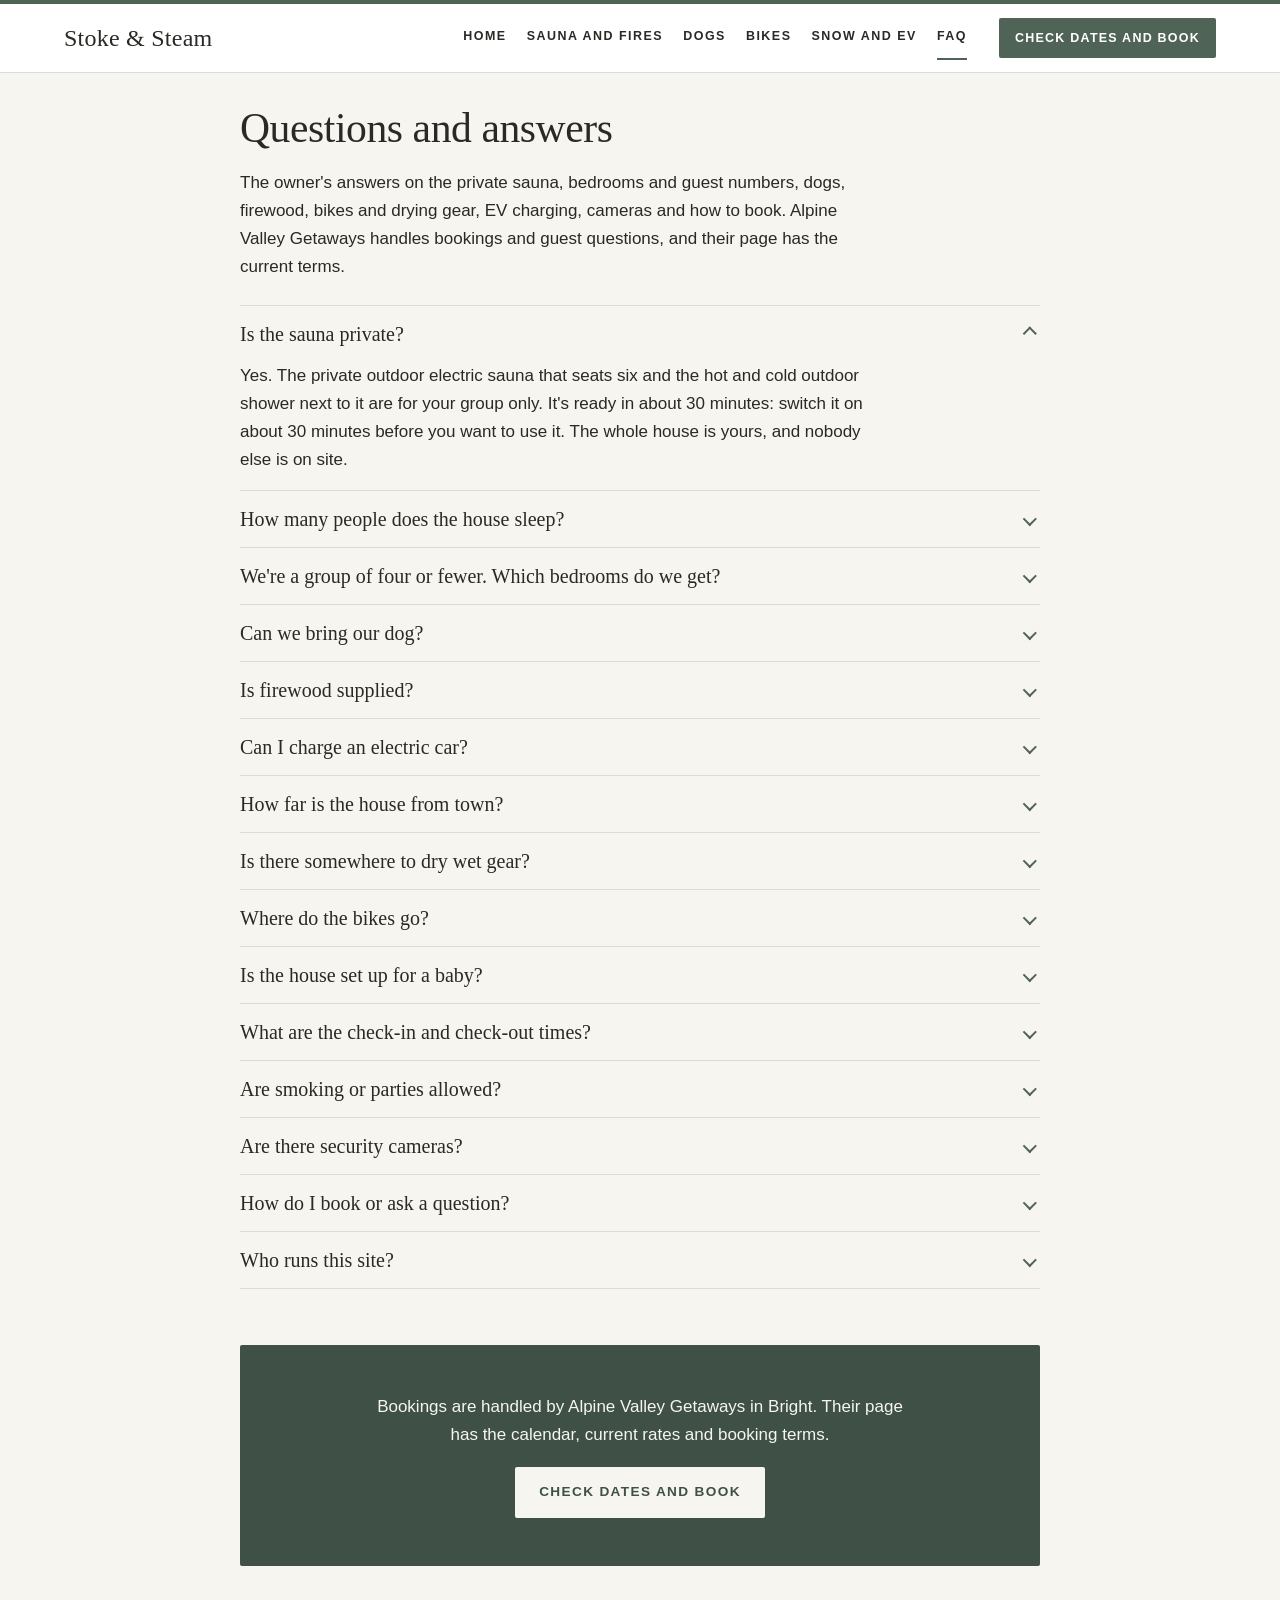
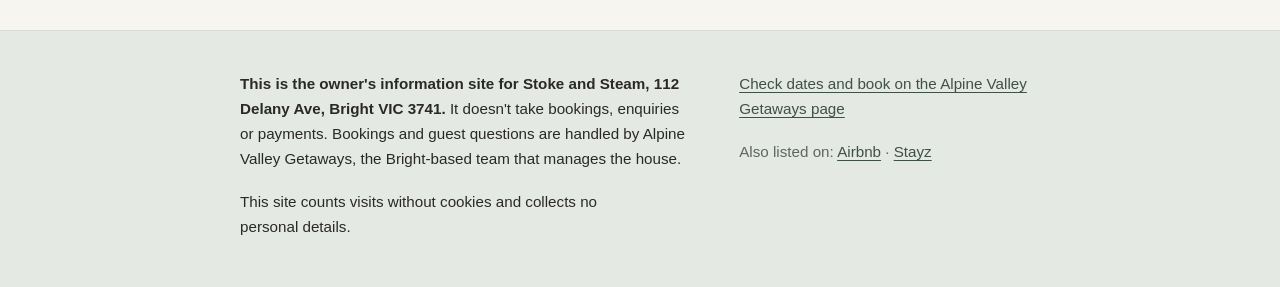
<file: faq.html>
<!doctype html>
<html lang="en-AU">
<head>
<meta charset="utf-8">
<meta name="viewport" content="width=device-width, initial-scale=1">
<title>Questions and answers about Stoke and Steam, Bright</title>
<meta name="description" content="Plain answers about Stoke and Steam in Bright: the private sauna, bedrooms and guest numbers, dogs, firewood, bikes and drying gear, EV charging, cameras and how to book.">
<link rel="canonical" href="https://www.stokeandsteam.com.au/faq.html">
<meta property="og:type" content="website">
<meta property="og:locale" content="en_AU">
<meta property="og:site_name" content="Stoke and Steam">
<meta property="og:title" content="Questions and answers about Stoke and Steam, Bright">
<meta property="og:description" content="Plain answers about Stoke and Steam in Bright: the private sauna, bedrooms and guest numbers, dogs, firewood, bikes and drying gear, EV charging, cameras and how to book.">
<meta property="og:url" content="https://www.stokeandsteam.com.au/faq.html">
<meta property="og:image" content="https://www.stokeandsteam.com.au/images/sauna-dusk.jpg">
<meta name="color-scheme" content="light dark">
<link rel="icon" href="favicon.svg" type="image/svg+xml">
<link rel="stylesheet" href="style.css">
</head>
<body>
<a class="skip" href="#main">Skip to content</a>
<header class="site-header">
  <div class="wrap header-inner">
    <a class="logo" href="index.html" aria-label="Stoke and Steam, home">Stoke &amp; Steam</a>
    <nav aria-label="Main">
      <ul>
        <li><a href="index.html">Home</a></li>
        <li><a href="sauna-and-fires.html">Sauna and fires</a></li>
        <li><a href="dogs.html">Dogs</a></li>
        <li><a href="bikes.html">Bikes</a></li>
        <li><a href="snow-ev-getting-here.html">Snow and EV</a></li>
        <li><a href="faq.html" aria-current="page">FAQ</a></li>
      </ul>
    </nav>
    <a class="cta cta-small" data-cta="booking" data-goatcounter-click="book-faq" href="https://alpinevalleygetaways.com.au/properties/stoke-and-steam-bright/">Check dates and book</a>
  </div>
</header>
<main id="main" class="wrap">
<h1>Questions and answers</h1>
<p>The owner's answers on the private sauna, bedrooms and guest numbers, dogs, firewood, bikes and drying gear, EV charging, cameras and how to book. Alpine Valley Getaways handles bookings and guest questions, and their page has the current terms.</p>
<div class="faq">
  <details class="faq-item" open>
    <summary><h2>Is the sauna private?</h2></summary>
    <p>Yes. The private outdoor electric sauna that seats six and the hot and cold outdoor shower next to it are for your group only. It's ready in about 30 minutes: switch it on about 30 minutes before you want to use it. The whole house is yours, and nobody else is on site.</p>
  </details>
  <details class="faq-item">
    <summary><h2>How many people does the house sleep?</h2></summary>
    <p>Six: two king bedrooms (one with an ensuite and yard access) and a room with two single beds. There are two bathrooms, with an oversized bath and walk-in showers.</p>
  </details>
  <details class="faq-item">
    <summary><h2>We're a group of four or fewer. Which bedrooms do we get?</h2></summary>
    <p>1 to 4 guests: two bedrooms open. 5 or 6 guests: all three bedrooms open. The third bedroom can be opened for smaller groups for a small fee; ask us.</p>
    <p class="note">"Us" here means Alpine Valley Getaways. Different arrangements apply to stays of five nights or more.</p>
  </details>
  <details class="faq-item">
    <summary><h2>Can we bring our dog?</h2></summary>
    <p>Two dogs welcome, per AVG's pet policy. A gate at the back of the fully fenced yard opens onto walking tracks in the state forest; dogs are welcome on a lead. Dogs can be inside while you're home; when you go out they come with you. No dogs on furniture, beds or carpet. <a href="dogs.html">More about staying with dogs</a>.</p>
  </details>
  <details class="faq-item">
    <summary><h2>Is firewood supplied?</h2></summary>
    <p>Firewood is supplied from April to September, for the two enclosed wood fires in the living room and the garage lounge.</p>
  </details>
  <details class="faq-item">
    <summary><h2>Can I charge an electric car?</h2></summary>
    <p>Yes. There is a myenergi EV charger (22 kW three-phase, tethered Type 2 cable) in the front driveway, free for staying guests. The cable is attached to the charger.</p>
  </details>
  <details class="faq-item">
    <summary><h2>How far is the house from town?</h2></summary>
    <p>12 minutes' walk to the edge of town and the nearest cafés (about 19 to the town centre), 5 to the river.</p>
  </details>
  <details class="faq-item">
    <summary><h2>Is there somewhere to dry wet gear?</h2></summary>
    <p>Yes. There's a drying room set-up in the laundry: a 10 L/day desiccant dehumidifier, two drying racks and a boot and glove dryer, so anything wet is dry by morning — snow gear, riding kit, walking boots, dog towels or a rainy week's washing. The laundry has a door, so it shuts while the dehumidifier runs, and a desiccant unit keeps drying on cold nights, when a compressor one struggles.</p>
  </details>
  <details class="faq-item">
    <summary><h2>Where do the bikes go?</h2></summary>
    <p>In the garage, which locks separately from the house and has six wall racks that take mountain bikes and e-bikes, with an e-bike charging point by the racks. There's a dedicated bike wash area with a hose, tap, work stand and floor pump, plus bike locks, tools and local trail maps in the garage, and the drying room set-up in the laundry, which dries riding kit or anything else wet overnight. The garage is also the garage lounge, a second living room with a wood fire, so cars stay in the driveway. <a href="bikes.html">More about the bike garage, the wash area and the drying room</a>.</p>
  </details>
  <details class="faq-item">
    <summary><h2>Is the house set up for a baby?</h2></summary>
    <p>There is a portacot (bring your own cot linen) and a high chair.</p>
  </details>
  <details class="faq-item">
    <summary><h2>What are the check-in and check-out times?</h2></summary>
    <p>Check-in is after 3 pm and check-out is before 10 am. You let yourself in with a key safe. Your confirmation from Alpine Valley Getaways has the details for your stay.</p>
  </details>
  <details class="faq-item">
    <summary><h2>Are smoking or parties allowed?</h2></summary>
    <p>No smoking, and no parties or events.</p>
  </details>
  <details class="faq-item">
    <summary><h2>Are there security cameras?</h2></summary>
    <p>There are three exterior security cameras: one on the driveway and front entrance, one on the wood pile, and one on the rear fence line facing the bush behind the property. None covers the sauna, outdoor shower, alfresco area, yard seating or any indoor space.</p>
  </details>
  <details class="faq-item">
    <summary><h2>How do I book or ask a question?</h2></summary>
    <p>Through Alpine Valley Getaways, the Bright-based team that manages the house. This site doesn't take bookings or enquiries. <a class="cta-link" data-cta="booking" data-goatcounter-click="book-faq" href="https://alpinevalleygetaways.com.au/properties/stoke-and-steam-bright/">Check dates and book on the Alpine Valley Getaways page</a>.</p>
  </details>
  <details class="faq-item">
    <summary><h2>Who runs this site?</h2></summary>
    <p>The owner of the house. It exists to describe the house accurately in one place. Bookings, payments and guest messages all go through Alpine Valley Getaways.</p>
  </details>
</div>
<aside class="cta-box" aria-label="How to book">
  <p>Bookings are handled by Alpine Valley Getaways in Bright. Their page has the calendar, current rates and booking terms.</p>
  <p><a class="cta" data-cta="booking" data-goatcounter-click="book-faq" href="https://alpinevalleygetaways.com.au/properties/stoke-and-steam-bright/">Check dates and book</a></p>
</aside>
</main>
<footer class="site-footer">
  <div class="wrap footer-inner">
    <div class="footer-about">
      <p><strong>This is the owner's information site for Stoke and Steam, 112 Delany Ave, Bright VIC 3741.</strong> It doesn't take bookings, enquiries or payments. Bookings and guest questions are handled by Alpine Valley Getaways, the Bright-based team that manages the house.</p>
      <p>This site counts visits without cookies and collects no personal details.</p>
    </div>
    <div class="footer-book">
      <p><a class="cta-link" data-cta="booking" data-goatcounter-click="book-faq" href="https://alpinevalleygetaways.com.au/properties/stoke-and-steam-bright/">Check dates and book on the Alpine Valley Getaways page</a></p>
      <p class="also">Also listed on: <a data-goatcounter-click="out-airbnb-faq" class="listed-link" href="https://www.airbnb.com.au/rooms/1744230749583950300">Airbnb</a> · <a data-goatcounter-click="out-stayz-faq" class="listed-link" href="https://www.stayz.com.au/holiday-rental/p20316304">Stayz</a></p>
    </div>
  </div>
</footer>
<script data-goatcounter="https://delanyave.goatcounter.com/count" async src="https://gc.zgo.at/count.js"></script>
</body>
</html>
</file>
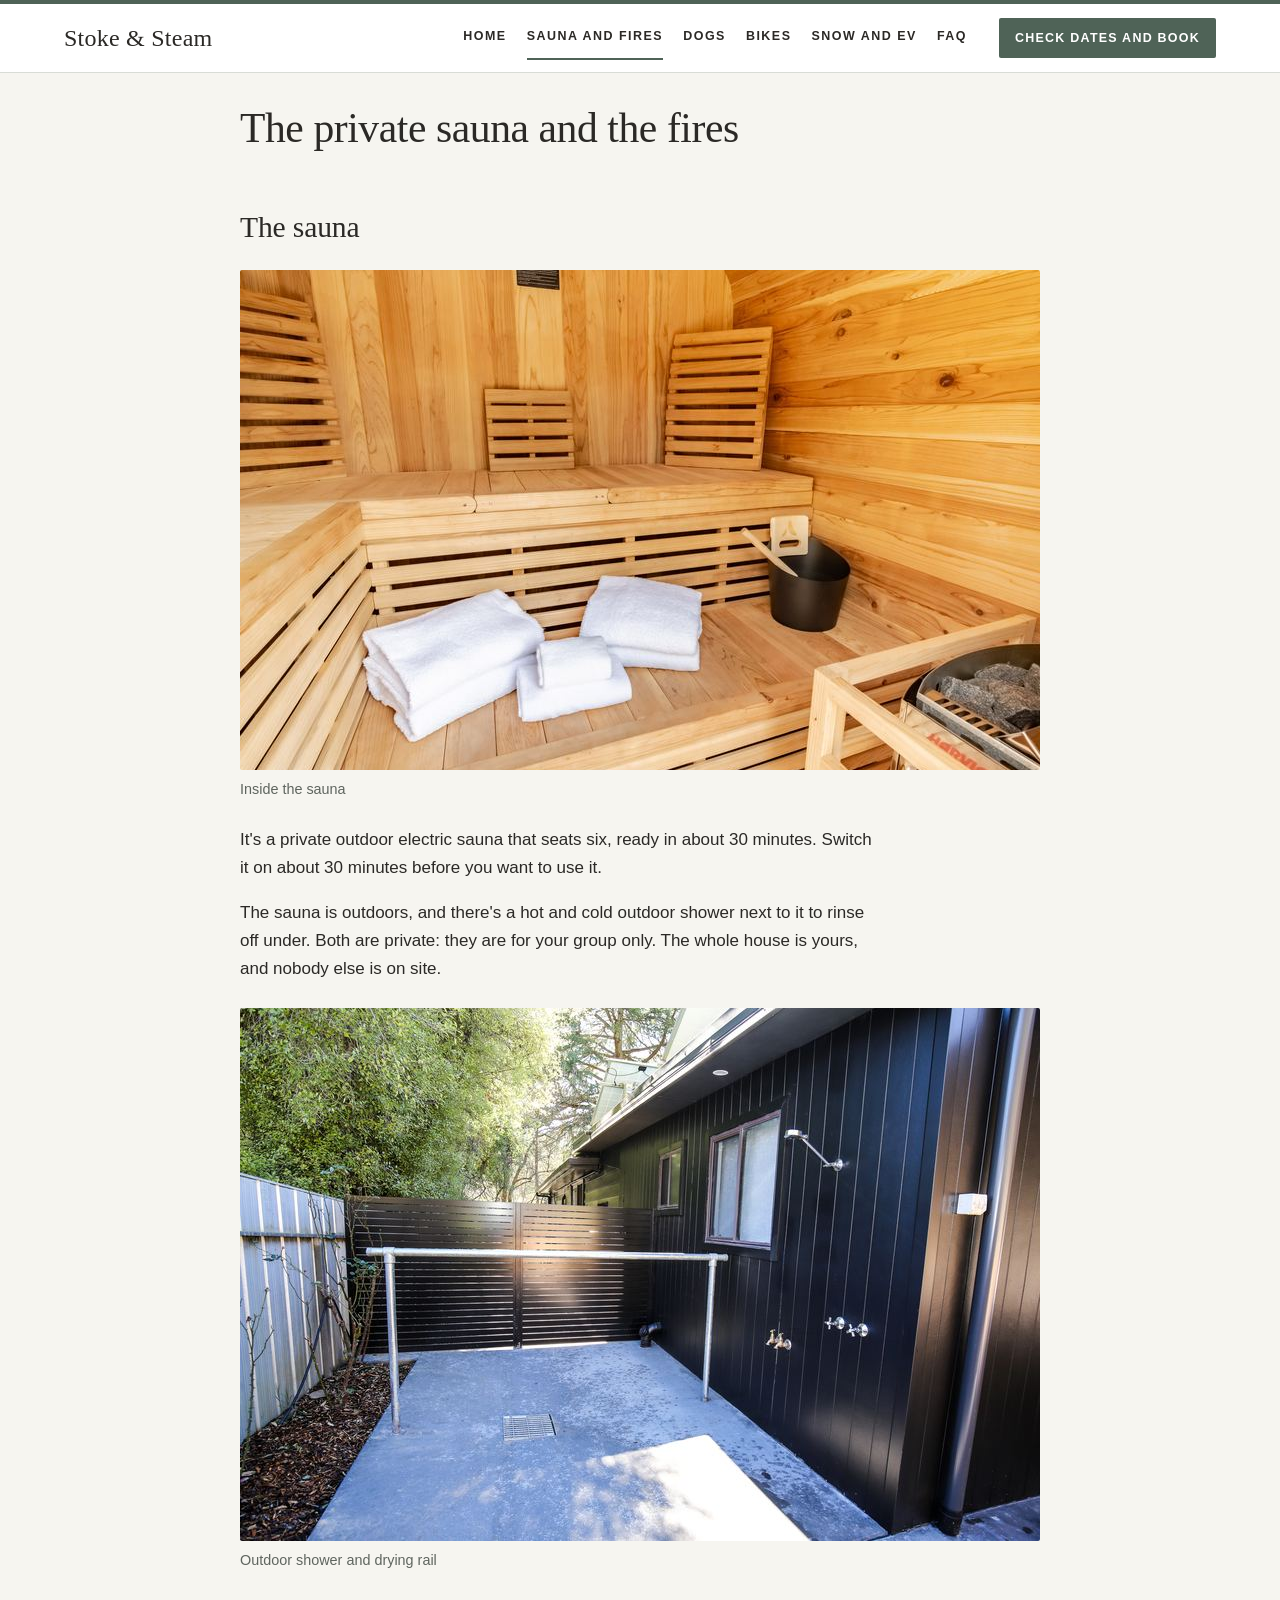
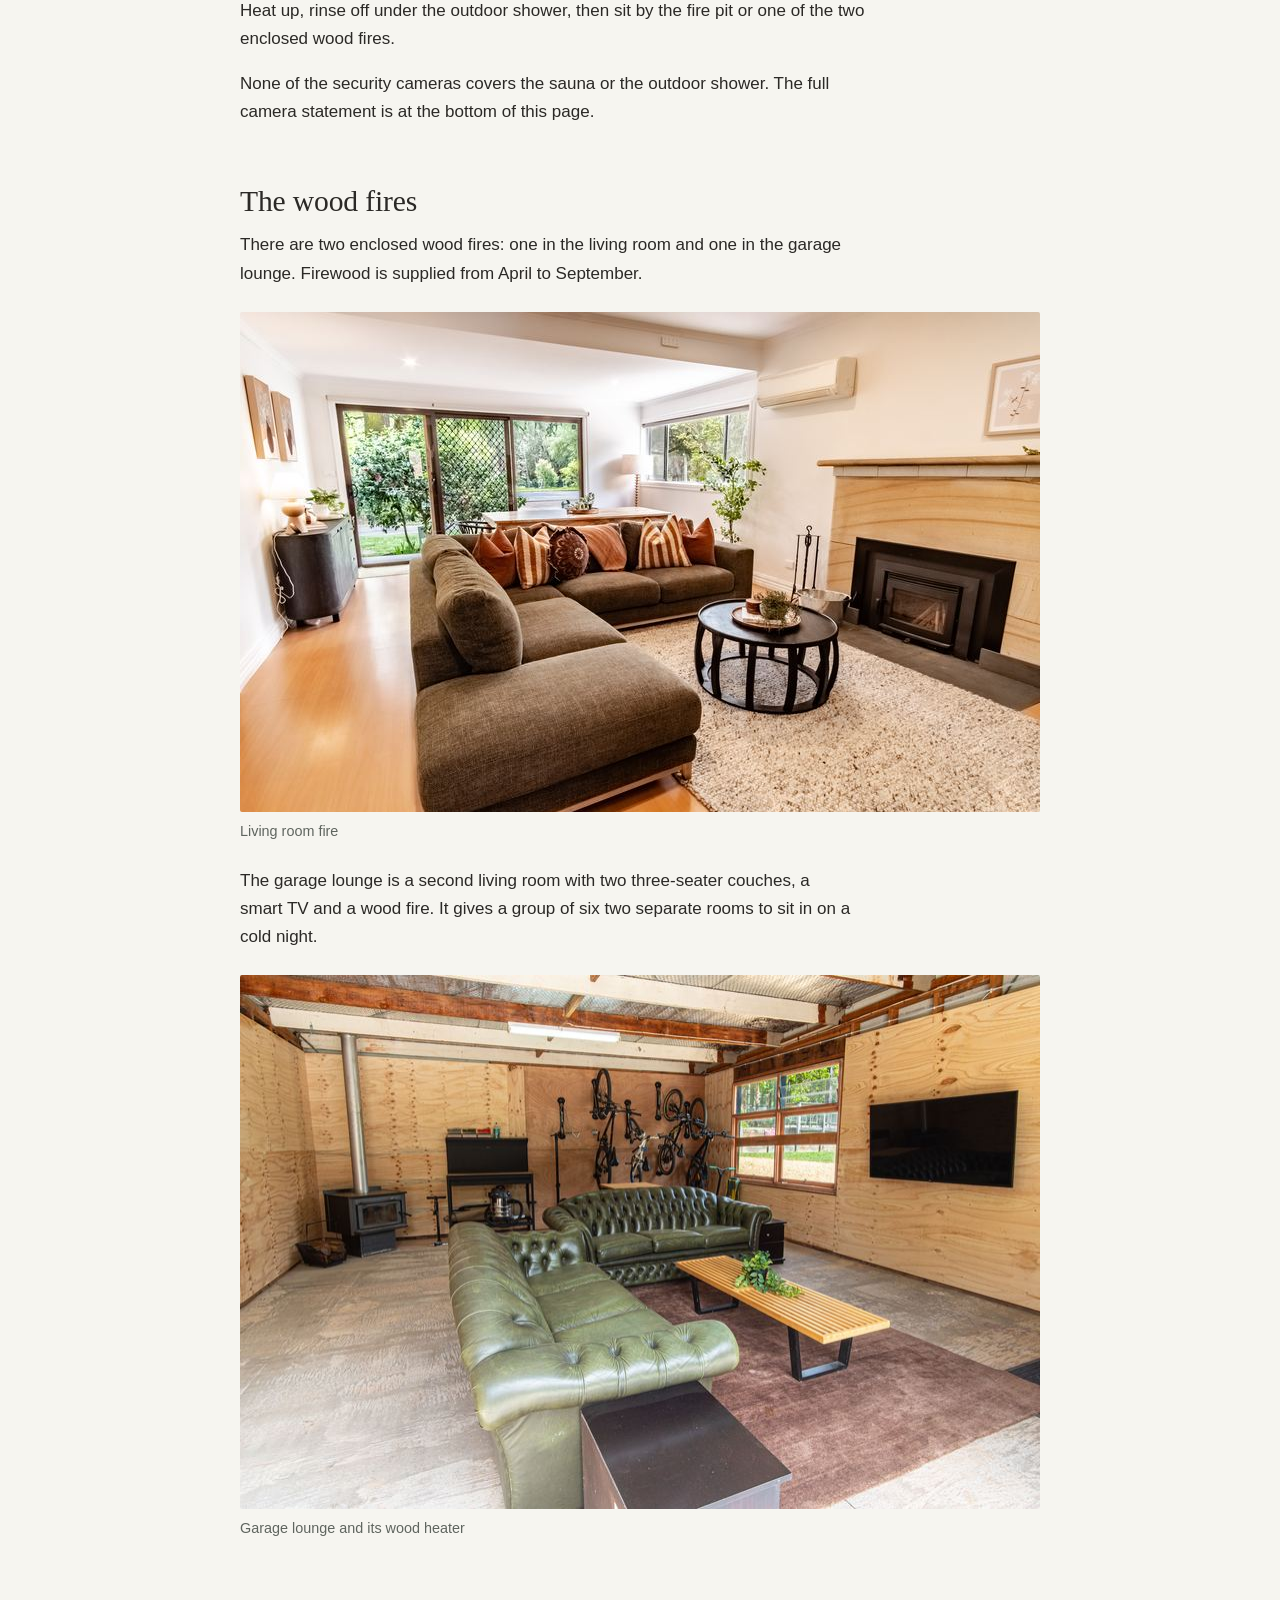
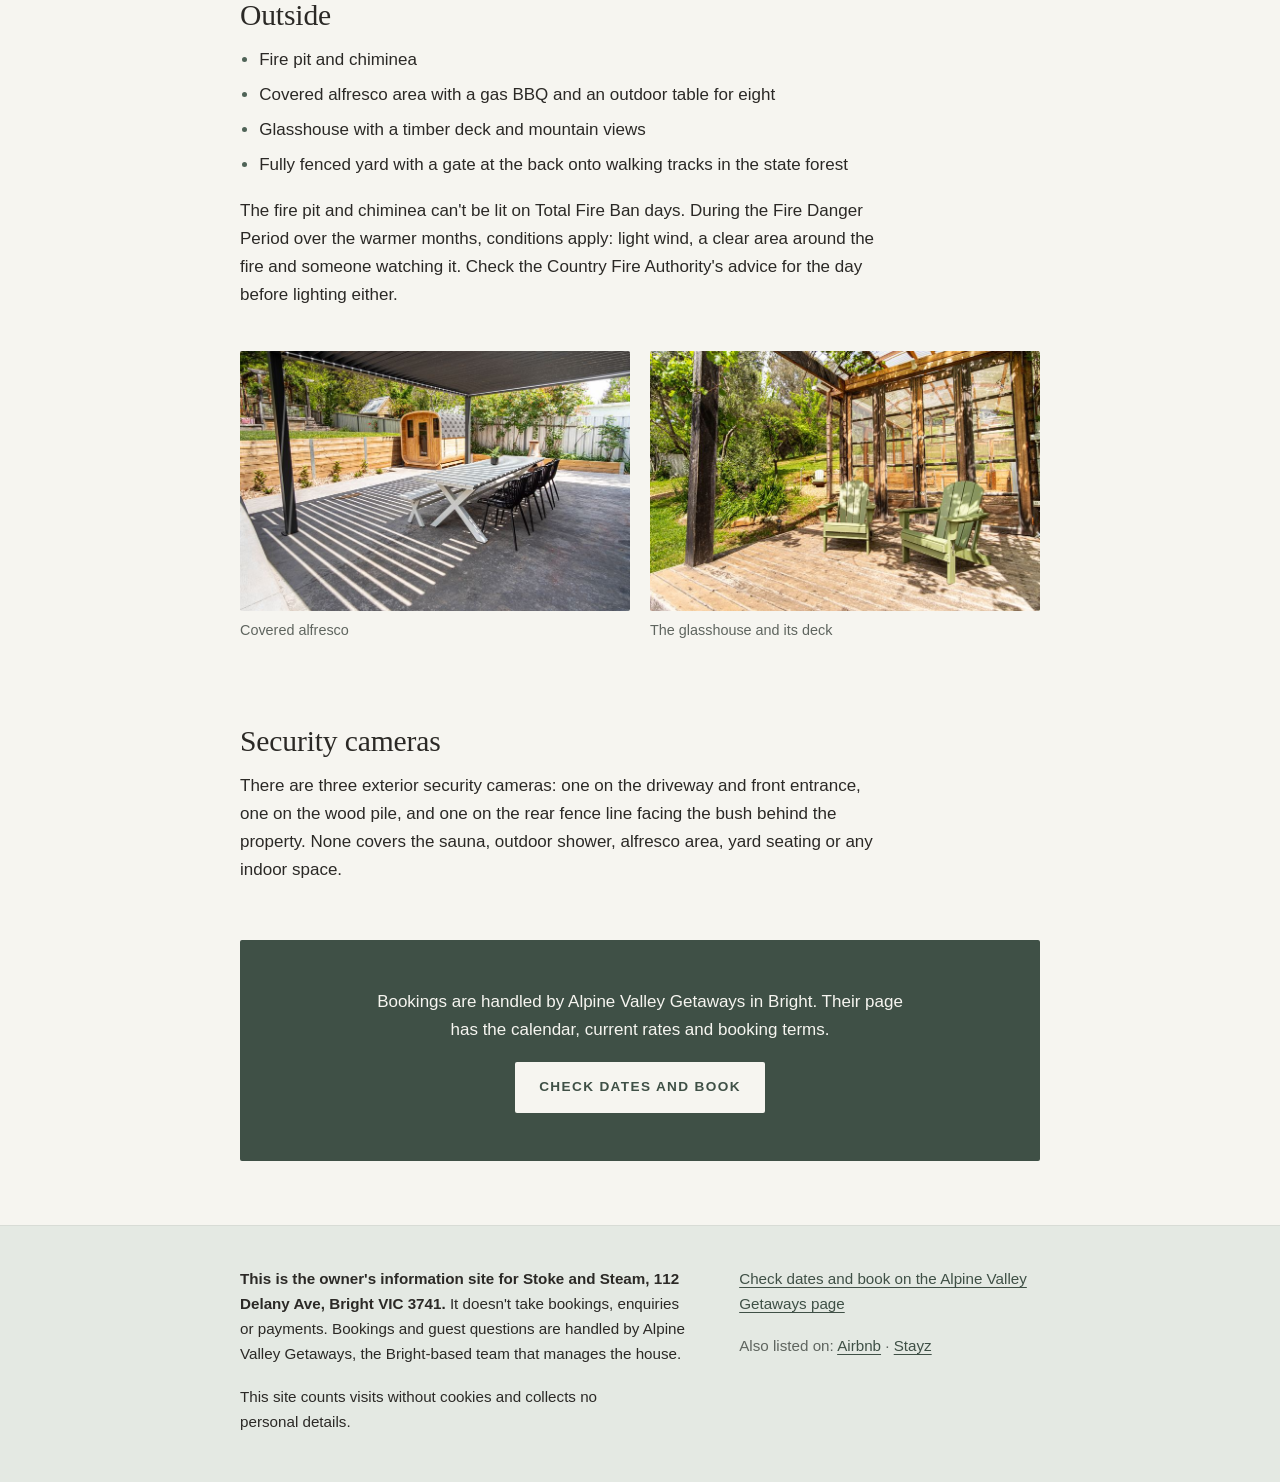
<file: sauna-and-fires.html>
<!doctype html>
<html lang="en-AU">
<head>
<meta charset="utf-8">
<meta name="viewport" content="width=device-width, initial-scale=1">
<title>Private sauna accommodation in Bright | Stoke and Steam</title>
<meta name="description" content="A holiday house in Bright, Victoria, with a private outdoor electric sauna that seats six and an outdoor shower for your group only, plus two enclosed wood fires, a fire pit and a chiminea.">
<link rel="canonical" href="https://www.stokeandsteam.com.au/sauna-and-fires.html">
<meta property="og:type" content="website">
<meta property="og:locale" content="en_AU">
<meta property="og:site_name" content="Stoke and Steam">
<meta property="og:title" content="Private sauna accommodation in Bright | Stoke and Steam">
<meta property="og:description" content="A holiday house in Bright, Victoria, with a private outdoor electric sauna that seats six and an outdoor shower for your group only, plus two enclosed wood fires, a fire pit and a chiminea.">
<meta property="og:url" content="https://www.stokeandsteam.com.au/sauna-and-fires.html">
<meta property="og:image" content="https://www.stokeandsteam.com.au/images/sauna-dusk.jpg">
<meta name="color-scheme" content="light dark">
<link rel="icon" href="favicon.svg" type="image/svg+xml">
<link rel="stylesheet" href="style.css">
</head>
<body>
<a class="skip" href="#main">Skip to content</a>
<header class="site-header">
  <div class="wrap header-inner">
    <a class="logo" href="index.html" aria-label="Stoke and Steam, home">Stoke &amp; Steam</a>
    <nav aria-label="Main">
      <ul>
        <li><a href="index.html">Home</a></li>
        <li><a href="sauna-and-fires.html" aria-current="page">Sauna and fires</a></li>
        <li><a href="dogs.html">Dogs</a></li>
        <li><a href="bikes.html">Bikes</a></li>
        <li><a href="snow-ev-getting-here.html">Snow and EV</a></li>
        <li><a href="faq.html">FAQ</a></li>
      </ul>
    </nav>
    <a class="cta cta-small" data-cta="booking" data-goatcounter-click="book-sauna-and-fires" href="https://alpinevalleygetaways.com.au/properties/stoke-and-steam-bright/">Check dates and book</a>
  </div>
</header>
<main id="main" class="wrap">
<h1>The private sauna and the fires</h1>
<section aria-labelledby="h-sauna">
  <h2 id="h-sauna">The sauna</h2>
  <figure class="photo wide"><img src="images/sauna-interior.jpg" alt="Inside the sauna: timber benches and backrests with folded towels, a black bucket and ladle, and the electric heater with its stones in the corner" width="1600" height="1067" srcset="images/sauna-interior-800.jpg 800w, images/sauna-interior-1200.jpg 1200w, images/sauna-interior.jpg 1600w" sizes="(min-width: 60rem) 50rem, (min-width: 40rem) 44rem, calc(100vw - 2rem)" fetchpriority="high"><figcaption>Inside the sauna</figcaption></figure>
  <p>It's a private outdoor electric sauna that seats six, ready in about 30 minutes. Switch it on about 30 minutes before you want to use it.</p>
  <p>The sauna is outdoors, and there's a hot and cold outdoor shower next to it to rinse off under. Both are private: they are for your group only. The whole house is yours, and nobody else is on site.</p>
  <figure class="photo"><img src="images/outdoor-shower.jpg" alt="The outdoor shower on the black-clad wall beside the house, with the drying rail in front of it" width="1600" height="1067" srcset="images/outdoor-shower-800.jpg 800w, images/outdoor-shower-1200.jpg 1200w, images/outdoor-shower.jpg 1600w" sizes="(min-width: 60rem) 50rem, (min-width: 40rem) 44rem, calc(100vw - 2rem)" loading="lazy" decoding="async"><figcaption>Outdoor shower and drying rail</figcaption></figure>
  <p>Heat up, rinse off under the outdoor shower, then sit by the fire pit or one of the two enclosed wood fires.</p>
  <p>None of the security cameras covers the sauna or the outdoor shower. The full camera statement is at the bottom of this page.</p>
</section>
<section aria-labelledby="h-fires">
  <h2 id="h-fires">The wood fires</h2>
  <p>There are two enclosed wood fires: one in the living room and one in the garage lounge. Firewood is supplied from April to September.</p>
  <figure class="photo wide"><img src="images/living-room-fire.jpg" alt="The living room: a corner sofa and a round coffee table in front of the sandstone-framed wood fire" width="1600" height="1067" srcset="images/living-room-fire-800.jpg 800w, images/living-room-fire-1200.jpg 1200w, images/living-room-fire.jpg 1600w" sizes="(min-width: 60rem) 50rem, (min-width: 40rem) 44rem, calc(100vw - 2rem)" loading="lazy" decoding="async"><figcaption>Living room fire</figcaption></figure>
  <p>The garage lounge is a second living room with two three-seater couches, a smart TV and a wood fire. It gives a group of six two separate rooms to sit in on a cold night.</p>
  <figure class="photo"><img src="images/garage-lounge-fire.jpg" alt="The garage lounge: two green leather sofas and a low timber table on a rug, a smart TV, and the second wood heater and the bike racks against the back wall" width="1600" height="1067" srcset="images/garage-lounge-fire-800.jpg 800w, images/garage-lounge-fire-1200.jpg 1200w, images/garage-lounge-fire.jpg 1600w" sizes="(min-width: 60rem) 50rem, (min-width: 40rem) 44rem, calc(100vw - 2rem)" loading="lazy" decoding="async"><figcaption>Garage lounge and its wood heater</figcaption></figure>
</section>
<section aria-labelledby="h-outside">
  <h2 id="h-outside">Outside</h2>
  <ul>
    <li>Fire pit and chiminea</li>
    <li>Covered alfresco area with a gas BBQ and an outdoor table for eight</li>
    <li>Glasshouse with a timber deck and mountain views</li>
    <li>Fully fenced yard with a gate at the back onto walking tracks in the state forest</li>
  </ul>
  <p>The fire pit and chiminea can't be lit on Total Fire Ban days. During the Fire Danger Period over the warmer months, conditions apply: light wind, a clear area around the fire and someone watching it. Check the Country Fire Authority's advice for the day before lighting either.</p>
  <div class="photo-row">
    <figure class="photo"><img src="images/alfresco.jpg" alt="The covered alfresco: a long white table with a bench and black chairs under the slatted roof, and the sauna across the terrace" width="1600" height="1067" srcset="images/alfresco-800.jpg 800w, images/alfresco-1200.jpg 1200w, images/alfresco.jpg 1600w" sizes="(min-width: 60rem) 50rem, (min-width: 40rem) 44rem, calc(100vw - 2rem)" loading="lazy" decoding="async"><figcaption>Covered alfresco</figcaption></figure>
    <figure class="photo"><img src="images/glasshouse.jpg" alt="The glasshouse&#x27;s timber deck under a vine-covered pergola, with two green chairs in front of the glasshouse windows" width="1600" height="1067" srcset="images/glasshouse-800.jpg 800w, images/glasshouse-1200.jpg 1200w, images/glasshouse.jpg 1600w" sizes="(min-width: 60rem) 50rem, (min-width: 40rem) 44rem, calc(100vw - 2rem)" loading="lazy" decoding="async"><figcaption>The glasshouse and its deck</figcaption></figure>
  </div>
</section>
<section aria-labelledby="h-cameras">
  <h2 id="h-cameras">Security cameras</h2>
  <p>There are three exterior security cameras: one on the driveway and front entrance, one on the wood pile, and one on the rear fence line facing the bush behind the property. None covers the sauna, outdoor shower, alfresco area, yard seating or any indoor space.</p>
</section>
<aside class="cta-box" aria-label="How to book">
  <p>Bookings are handled by Alpine Valley Getaways in Bright. Their page has the calendar, current rates and booking terms.</p>
  <p><a class="cta" data-cta="booking" data-goatcounter-click="book-sauna-and-fires" href="https://alpinevalleygetaways.com.au/properties/stoke-and-steam-bright/">Check dates and book</a></p>
</aside>
</main>
<footer class="site-footer">
  <div class="wrap footer-inner">
    <div class="footer-about">
      <p><strong>This is the owner's information site for Stoke and Steam, 112 Delany Ave, Bright VIC 3741.</strong> It doesn't take bookings, enquiries or payments. Bookings and guest questions are handled by Alpine Valley Getaways, the Bright-based team that manages the house.</p>
      <p>This site counts visits without cookies and collects no personal details.</p>
    </div>
    <div class="footer-book">
      <p><a class="cta-link" data-cta="booking" data-goatcounter-click="book-sauna-and-fires" href="https://alpinevalleygetaways.com.au/properties/stoke-and-steam-bright/">Check dates and book on the Alpine Valley Getaways page</a></p>
      <p class="also">Also listed on: <a data-goatcounter-click="out-airbnb-sauna-and-fires" class="listed-link" href="https://www.airbnb.com.au/rooms/1744230749583950300">Airbnb</a> · <a data-goatcounter-click="out-stayz-sauna-and-fires" class="listed-link" href="https://www.stayz.com.au/holiday-rental/p20316304">Stayz</a></p>
    </div>
  </div>
</footer>
<script data-goatcounter="https://delanyave.goatcounter.com/count" async src="https://gc.zgo.at/count.js"></script>
</body>
</html>
</file>
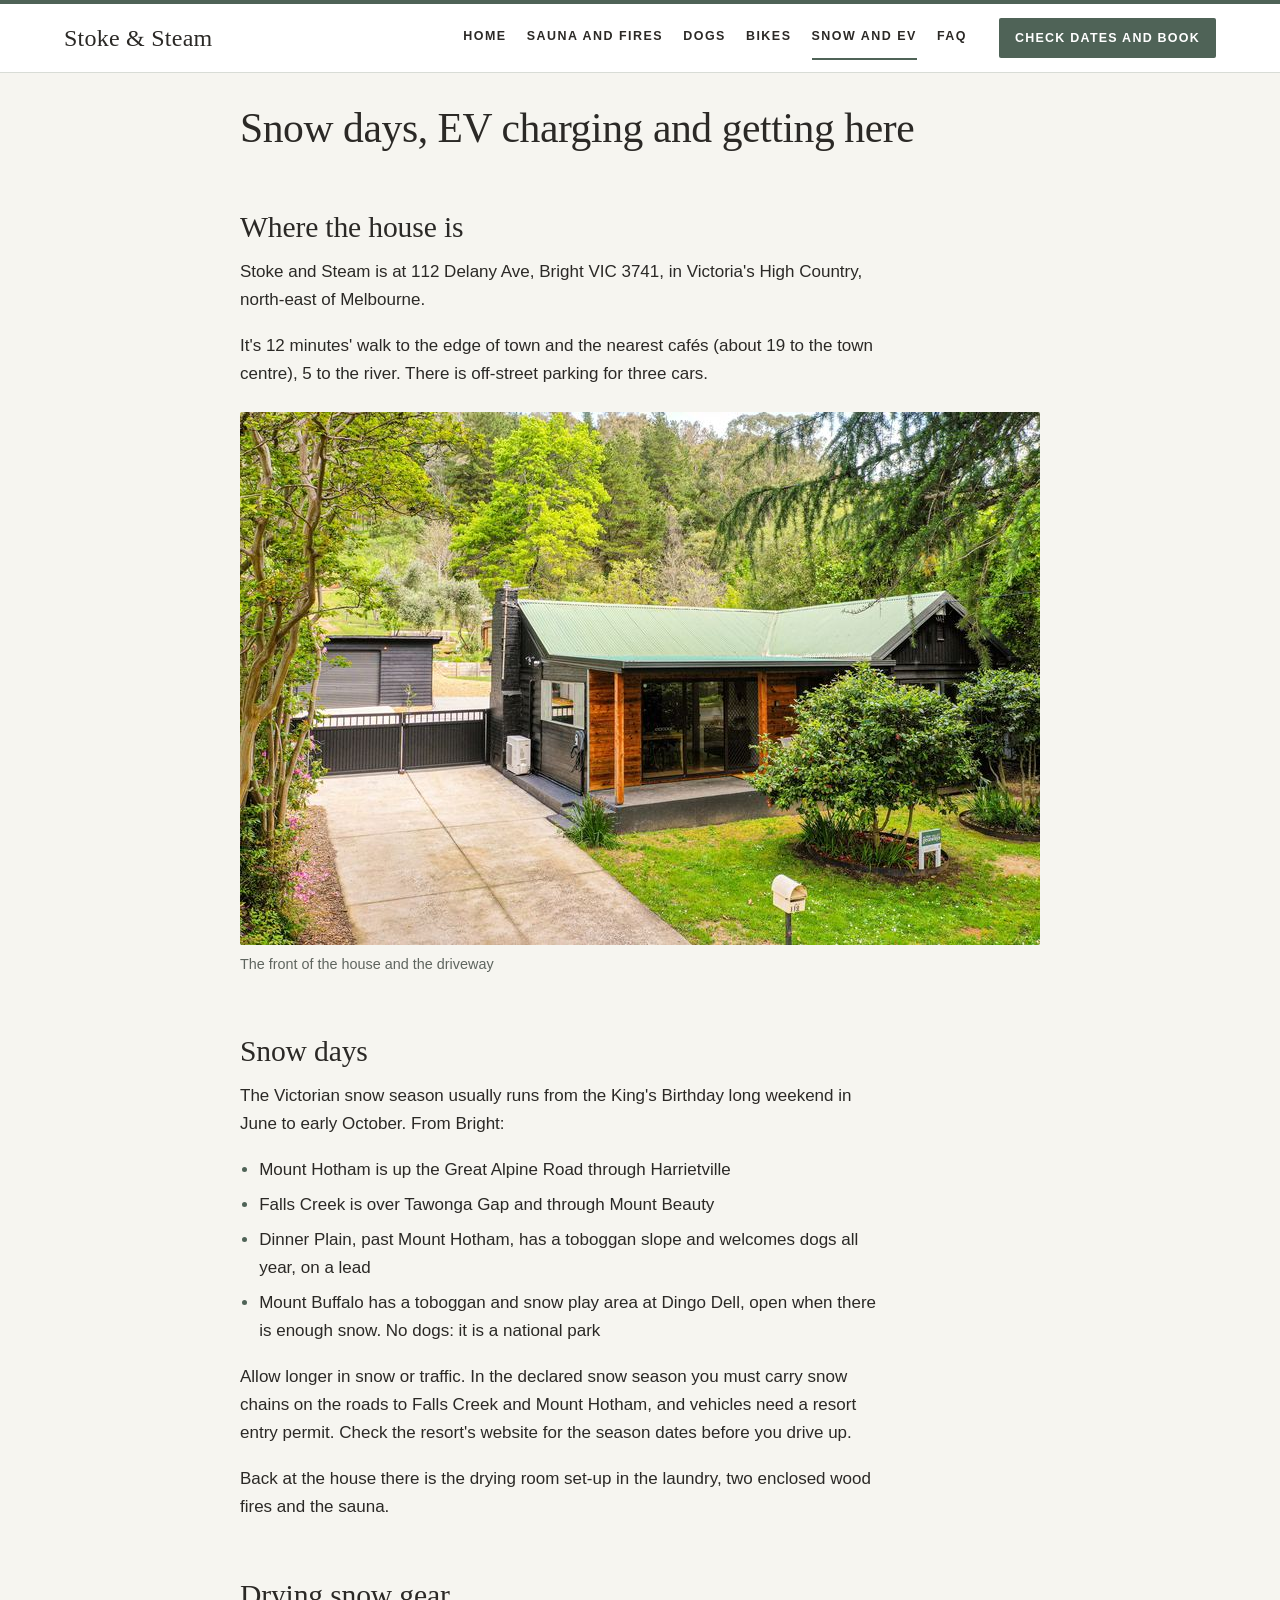
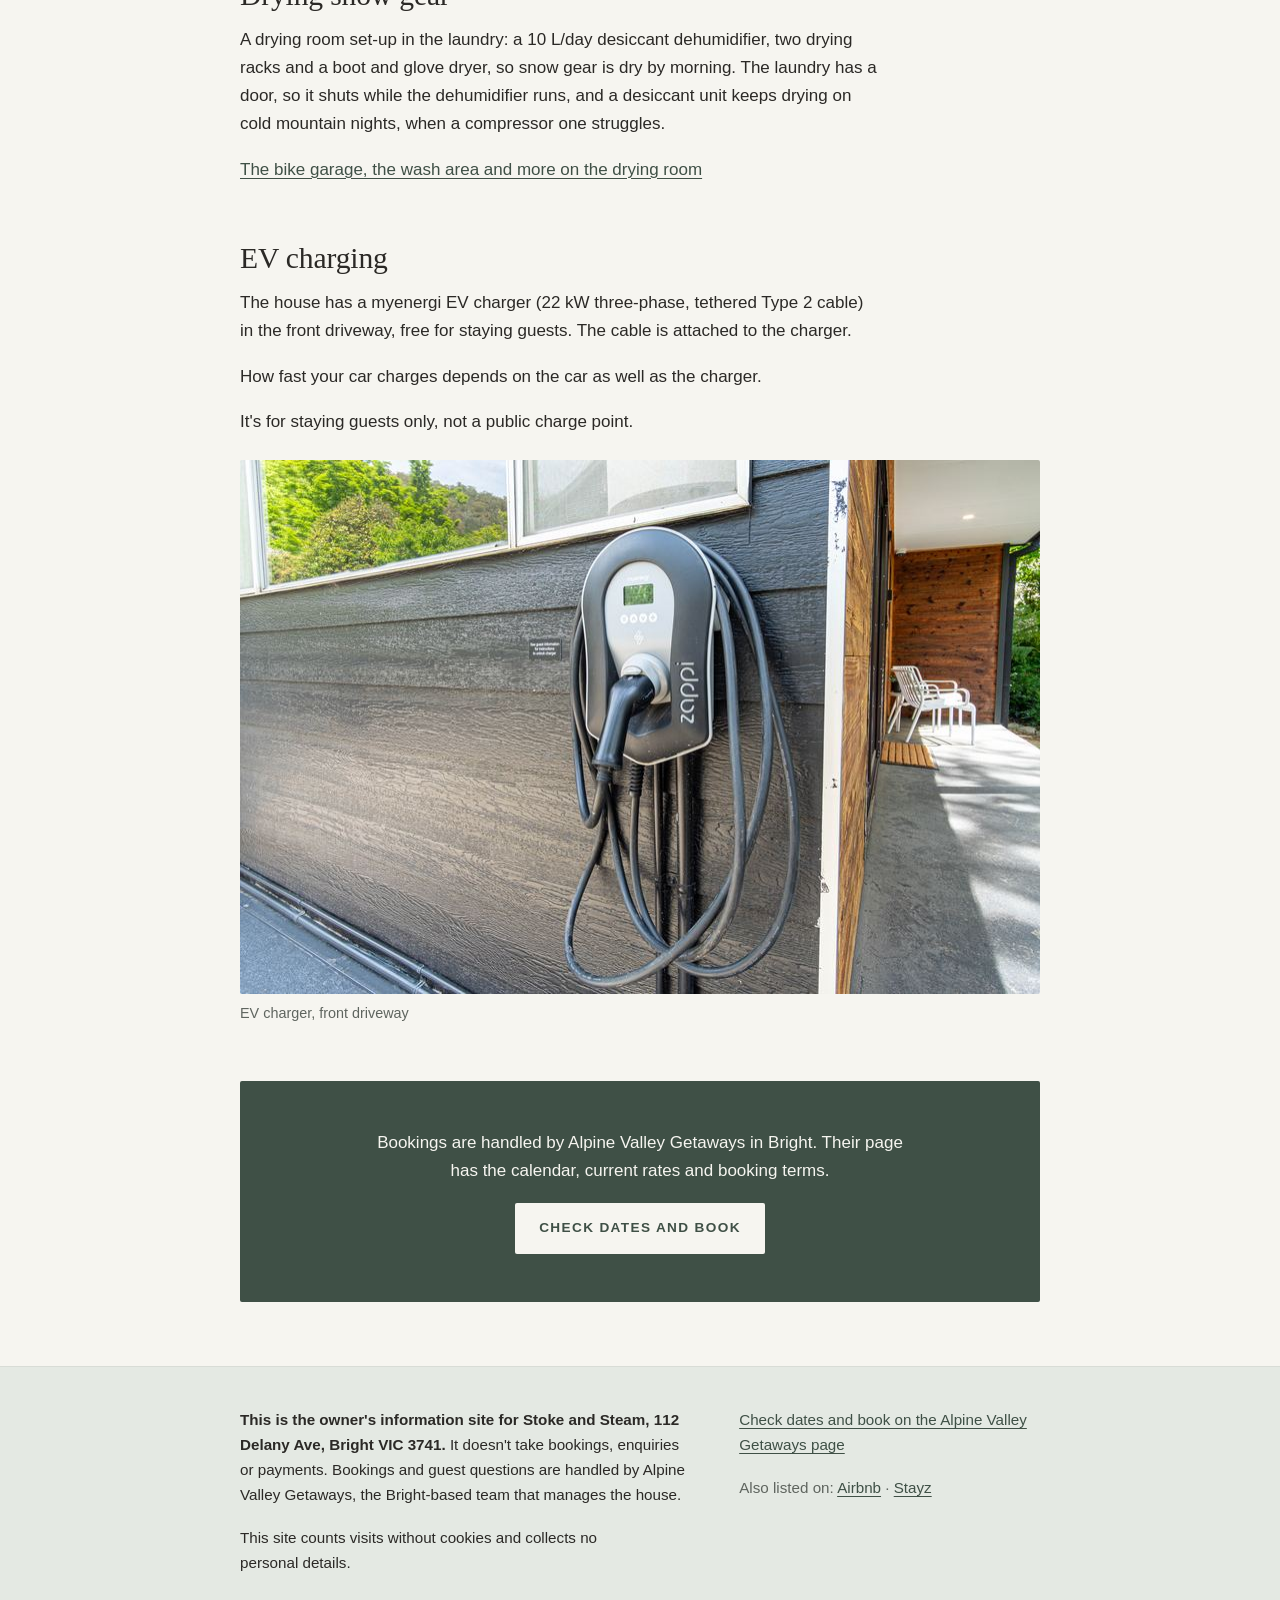
<file: snow-ev-getting-here.html>
<!doctype html>
<html lang="en-AU">
<head>
<meta charset="utf-8">
<meta name="viewport" content="width=device-width, initial-scale=1">
<title>Bright accommodation for snow trips, with EV charging | Stoke and Steam</title>
<meta name="description" content="Stoke and Steam, a holiday house in Bright, Victoria, as a base for Mount Hotham, Falls Creek and Dinner Plain: a drying room set-up for wet snow gear, a 22 kW EV charger free for staying guests and parking for three cars.">
<link rel="canonical" href="https://www.stokeandsteam.com.au/snow-ev-getting-here.html">
<meta property="og:type" content="website">
<meta property="og:locale" content="en_AU">
<meta property="og:site_name" content="Stoke and Steam">
<meta property="og:title" content="Bright accommodation for snow trips, with EV charging | Stoke and Steam">
<meta property="og:description" content="Stoke and Steam, a holiday house in Bright, Victoria, as a base for Mount Hotham, Falls Creek and Dinner Plain: a drying room set-up for wet snow gear, a 22 kW EV charger free for staying guests and parking for three cars.">
<meta property="og:url" content="https://www.stokeandsteam.com.au/snow-ev-getting-here.html">
<meta property="og:image" content="https://www.stokeandsteam.com.au/images/sauna-dusk.jpg">
<meta name="color-scheme" content="light dark">
<link rel="icon" href="favicon.svg" type="image/svg+xml">
<link rel="stylesheet" href="style.css">
</head>
<body>
<a class="skip" href="#main">Skip to content</a>
<header class="site-header">
  <div class="wrap header-inner">
    <a class="logo" href="index.html" aria-label="Stoke and Steam, home">Stoke &amp; Steam</a>
    <nav aria-label="Main">
      <ul>
        <li><a href="index.html">Home</a></li>
        <li><a href="sauna-and-fires.html">Sauna and fires</a></li>
        <li><a href="dogs.html">Dogs</a></li>
        <li><a href="bikes.html">Bikes</a></li>
        <li><a href="snow-ev-getting-here.html" aria-current="page">Snow and EV</a></li>
        <li><a href="faq.html">FAQ</a></li>
      </ul>
    </nav>
    <a class="cta cta-small" data-cta="booking" data-goatcounter-click="book-snow-ev-getting-here" href="https://alpinevalleygetaways.com.au/properties/stoke-and-steam-bright/">Check dates and book</a>
  </div>
</header>
<main id="main" class="wrap">
<h1>Snow days, EV charging and getting here</h1>
<section aria-labelledby="h-where">
  <h2 id="h-where">Where the house is</h2>
  <p>Stoke and Steam is at 112 Delany Ave, Bright VIC 3741, in Victoria's High Country, north-east of Melbourne.</p>
  <p>It's 12 minutes' walk to the edge of town and the nearest cafés (about 19 to the town centre), 5 to the river. There is off-street parking for three cars.</p>
  <figure class="photo"><img src="images/exterior-front.jpg" alt="The front of Stoke and Steam from above: the timber-and-black house with its green roof, the front lawn and the concrete driveway" width="1600" height="1067" srcset="images/exterior-front-800.jpg 800w, images/exterior-front-1200.jpg 1200w, images/exterior-front.jpg 1600w" sizes="(min-width: 60rem) 50rem, (min-width: 40rem) 44rem, calc(100vw - 2rem)" fetchpriority="high"><figcaption>The front of the house and the driveway</figcaption></figure>
</section>
<section aria-labelledby="h-snow">
  <h2 id="h-snow">Snow days</h2>
  <p>The Victorian snow season usually runs from the King's Birthday long weekend in June to early October. From Bright:</p>
  <ul>
    <li>Mount Hotham is up the Great Alpine Road through Harrietville</li>
    <li>Falls Creek is over Tawonga Gap and through Mount Beauty</li>
    <li>Dinner Plain, past Mount Hotham, has a toboggan slope and welcomes dogs all year, on a lead</li>
    <li>Mount Buffalo has a toboggan and snow play area at Dingo Dell, open when there is enough snow. No dogs: it is a national park</li>
  </ul>
  <p>Allow longer in snow or traffic. In the declared snow season you must carry snow chains on the roads to Falls Creek and Mount Hotham, and vehicles need a resort entry permit. Check the resort's website for the season dates before you drive up.</p>
  <p>Back at the house there is the drying room set-up in the laundry, two enclosed wood fires and the sauna.</p>
</section>
<section aria-labelledby="h-drying">
  <h2 id="h-drying">Drying snow gear</h2>
  <p>A drying room set-up in the laundry: a 10 L/day desiccant dehumidifier, two drying racks and a boot and glove dryer, so snow gear is dry by morning. The laundry has a door, so it shuts while the dehumidifier runs, and a desiccant unit keeps drying on cold mountain nights, when a compressor one struggles.</p>
  <p><a href="bikes.html">The bike garage, the wash area and more on the drying room</a></p>
</section>
<section aria-labelledby="h-ev">
  <h2 id="h-ev">EV charging</h2>
  <p>The house has a myenergi EV charger (22 kW three-phase, tethered Type 2 cable) in the front driveway, free for staying guests. The cable is attached to the charger.</p>
  <p>How fast your car charges depends on the car as well as the charger.</p>
  <p>It's for staying guests only, not a public charge point.</p>
  <figure class="photo"><img src="images/ev-charger.jpg" alt="The myenergi zappi EV charger on the front wall of the house, its tethered cable coiled around it" width="1600" height="1067" srcset="images/ev-charger-800.jpg 800w, images/ev-charger-1200.jpg 1200w, images/ev-charger.jpg 1600w" sizes="(min-width: 60rem) 50rem, (min-width: 40rem) 44rem, calc(100vw - 2rem)" loading="lazy" decoding="async"><figcaption>EV charger, front driveway</figcaption></figure>
</section>
<aside class="cta-box" aria-label="How to book">
  <p>Bookings are handled by Alpine Valley Getaways in Bright. Their page has the calendar, current rates and booking terms.</p>
  <p><a class="cta" data-cta="booking" data-goatcounter-click="book-snow-ev-getting-here" href="https://alpinevalleygetaways.com.au/properties/stoke-and-steam-bright/">Check dates and book</a></p>
</aside>
</main>
<footer class="site-footer">
  <div class="wrap footer-inner">
    <div class="footer-about">
      <p><strong>This is the owner's information site for Stoke and Steam, 112 Delany Ave, Bright VIC 3741.</strong> It doesn't take bookings, enquiries or payments. Bookings and guest questions are handled by Alpine Valley Getaways, the Bright-based team that manages the house.</p>
      <p>This site counts visits without cookies and collects no personal details.</p>
    </div>
    <div class="footer-book">
      <p><a class="cta-link" data-cta="booking" data-goatcounter-click="book-snow-ev-getting-here" href="https://alpinevalleygetaways.com.au/properties/stoke-and-steam-bright/">Check dates and book on the Alpine Valley Getaways page</a></p>
      <p class="also">Also listed on: <a data-goatcounter-click="out-airbnb-snow-ev-getting-here" class="listed-link" href="https://www.airbnb.com.au/rooms/1744230749583950300">Airbnb</a> · <a data-goatcounter-click="out-stayz-snow-ev-getting-here" class="listed-link" href="https://www.stayz.com.au/holiday-rental/p20316304">Stayz</a></p>
    </div>
  </div>
</footer>
<script data-goatcounter="https://delanyave.goatcounter.com/count" async src="https://gc.zgo.at/count.js"></script>
</body>
</html>
</file>
<file: style.css>
/* Stoke and Steam information site. One stylesheet, no external requests, no web fonts.
   Spec: site/DESIGN.md, taste run 24 Sep 2026. Phone width first; wider layouts from 40rem and 60rem. */

:root {
  --bg: #f6f5f0;          /* warm off-white page */
  --surface: #ffffff;
  --band: #e4e9e3;        /* pale sage band */
  --text: #2b2926;        /* warm charcoal */
  --muted: #5f655f;       /* grey-green, 5.4:1 on --bg */
  --fir: #4f6357;         /* deep sage: buttons, header rule, markers (6.4:1 with white) */
  --fir-deep: #3f5046;    /* hover and links */
  --sage: #9aa89c;        /* mid sage: decoration only, never text */
  --line: #d8dcd6;
  --on-fir: #ffffff;
  --ph-a: #e6ebe5;        /* placeholder hatch */
  --ph-b: #dde3dc;
  --ph-text: #3f5046;
  --focus: #2b2926;
  --band-deep: #3f5046;
  --on-band-deep: #f6f5f0;
}

@media (prefers-color-scheme: dark) {
  :root {
    --bg: #1a1d1b;
    --surface: #232725;
    --band: #252b28;
    --text: #e6e8e3;
    --muted: #aeb6ae;
    --fir: #a3b8a8;
    --fir-deep: #c2d3c6;
    --sage: #5d6b60;
    --line: #38403a;
    --on-fir: #14201a;
    --ph-a: #262b28;
    --ph-b: #2c332e;
    --ph-text: #c2d3c6;
    --focus: #e6e8e3;
    --band-deep: #2c3a31;
    --on-band-deep: #e6e8e3;
  }
}

*, *::before, *::after { box-sizing: border-box; }

html {
  -webkit-text-size-adjust: 100%;
  overflow-x: hidden;
  overflow-x: clip;   /* the full-bleed hero reaches the viewport edge without a horizontal scroll */
}

body {
  margin: 0;
  background: var(--bg);
  color: var(--text);
  font-family: -apple-system, BlinkMacSystemFont, "Segoe UI", Roboto, "Helvetica Neue", Arial, sans-serif;
  font-size: 1.0625rem;
  line-height: 1.65;
  overflow-x: hidden;
  overflow-x: clip;
}

.wrap {
  width: 100%;
  max-width: 46rem;
  margin: 0 auto;
  padding: 0 1rem;
}

/* Type */
h1 {
  font-family: ui-serif, Georgia, "Times New Roman", Times, serif;
  font-weight: 400;
  font-size: clamp(2.1rem, 1.45rem + 2.2vw, 2.6rem);
  line-height: 1.15;
  letter-spacing: -0.01em;
  margin: 2rem 0 1rem;
  text-wrap: balance;
}
h2 {
  font-family: ui-serif, Georgia, "Times New Roman", Times, serif;
  font-weight: 400;
  font-size: clamp(1.5rem, 1.25rem + 0.9vw, 1.85rem);
  line-height: 1.2;
  letter-spacing: -0.005em;
  margin: clamp(2.75rem, 2rem + 2vw, 3.75rem) 0 0.75rem;
  text-wrap: balance;
  color: var(--text);
}

p, ul, dl { margin: 0 0 1.1rem; max-width: 40rem; }
p { text-wrap: pretty; }
ul { padding-left: 1.2rem; }
li { margin-bottom: 0.45rem; }
li::marker { color: var(--fir); }

a { color: var(--fir-deep); text-decoration-thickness: 1px; text-underline-offset: 0.18em; }
a:hover { text-decoration-thickness: 2px; }
a:focus-visible, summary:focus-visible {
  outline: 3px solid var(--focus);
  outline-offset: 3px;
  border-radius: 2px;
}

.skip {
  position: absolute;
  left: -999rem;
  top: 0;
  background: var(--surface);
  color: var(--text);
  padding: 0.5rem 1rem;
  z-index: 10;
}
.skip:focus { left: 0.5rem; top: 0.5rem; }

/* Header: one row from 60rem (wordmark, nav, button). Below that the wordmark and the
   button share the first row and the nav wraps beneath. DOM order: wordmark, nav, button. */
.site-header { background: var(--surface); border-top: 4px solid var(--fir); border-bottom: 1px solid var(--line); }
.header-inner {
  display: flex;
  flex-wrap: wrap;
  align-items: center;
  gap: 0.25rem 1rem;
  padding-top: 0.75rem;
  padding-bottom: 0.5rem;
}
.logo {
  font-family: ui-serif, Georgia, "Times New Roman", Times, serif;
  font-size: 1.25rem;
  line-height: 1.2;
  color: var(--text);
  text-decoration: none;
  letter-spacing: 0.01em;
  white-space: nowrap;
}
.header-inner nav { flex-basis: 100%; order: 2; }
.header-inner .cta-small { order: 1; margin-left: auto; }
nav ul {
  list-style: none;
  display: flex;
  flex-wrap: wrap;
  gap: 0 1.25rem;
  padding: 0;
  margin: 0;
  max-width: none;
}
nav li { margin: 0; }
nav a {
  display: inline-block;
  padding: 0.6rem 0;
  min-height: 2.75rem;
  color: var(--text);
  font-size: 0.78rem;
  font-weight: 600;
  letter-spacing: 0.12em;
  text-transform: uppercase;
  text-decoration: none;
  border-bottom: 2px solid transparent;
}
nav a:hover { border-bottom-color: var(--sage); }
nav a[aria-current="page"] { border-bottom-color: var(--fir); }

/* Booking call to action */
.cta {
  display: inline-block;
  padding: 0.9rem 1.5rem;
  background: var(--fir);
  color: var(--on-fir);
  font-size: 0.85rem;
  font-weight: 600;
  letter-spacing: 0.1em;
  text-transform: uppercase;
  text-decoration: none;
  text-align: center;
  border-radius: 2px;
}
.cta:hover { background: var(--fir-deep); text-decoration: none; }
.cta:focus-visible { outline: 3px solid var(--focus); outline-offset: 3px; }
.cta-small { padding: 0.55rem 0.8rem; font-size: 0.74rem; letter-spacing: 0.05em; }
.cta-box {
  margin: 3.5rem 0 1rem;
  padding: 2.5rem 1.25rem;
  background: var(--band-deep);
  color: var(--on-band-deep);
  border-radius: 2px;
  text-align: center;
}
.cta-box p { max-width: 34rem; margin-left: auto; margin-right: auto; }
.cta-box p:last-child { margin-bottom: 0; }
.cta-box .cta { background: var(--on-band-deep); color: var(--band-deep); }
.cta-box .cta:hover { background: #ffffff; }
.cta-box .cta:focus-visible { outline-color: var(--on-band-deep); }
.also, .note { color: var(--muted); font-size: 0.95rem; }

/* Hero: text and the sauna photo. Photo first and full-bleed below 60rem; side by side from 60rem. */
section.hero { display: flex; flex-direction: column; }
.hero .photo.hero {
  order: -1;
  position: relative;
  margin: 0 calc(50% - 50vw) 1.75rem;
}
.hero .photo.hero img, .hero .photo.hero .ph {
  aspect-ratio: 3 / 2;
  max-height: min(34rem, 48vh);
  border-radius: 0;
}
.hero .photo.hero .ph {
  background: linear-gradient(180deg, var(--ph-a), var(--ph-b));
}
.hero .photo.hero figcaption {   /* the placeholder label or the photo names the slot; keep the caption for readers */
  position: absolute;
  width: 1px;
  height: 1px;
  overflow: hidden;
  clip-path: inset(50%);
  white-space: nowrap;
}
.hero h1 { margin-top: 0; }
.lead { font-size: clamp(1.125rem, 1rem + 0.5vw, 1.25rem); line-height: 1.55; max-width: 38rem; }
.hero-action { margin: 0.5rem 0 0; }

/* Feature strip: the six counted facts, sauna first. Serif numeral and a plain label; no icons. */
.facts {
  list-style: none;
  max-width: none;
  padding: 1.25rem 0;
  margin: 1.5rem 0 0;
  display: grid;
  grid-template-columns: repeat(2, 1fr);
  gap: 1rem 1rem;
  border-top: 1px solid var(--line);
  border-bottom: 1px solid var(--line);
}
.facts li { margin: 0; display: flex; align-items: baseline; gap: 0.5rem; }
.fact-n {
  font-family: ui-serif, Georgia, "Times New Roman", Times, serif;
  font-size: 1.75rem;
  line-height: 1;
}
.fact-l { color: var(--muted); font-size: 0.9rem; line-height: 1.3; }

/* Photos and placeholders */
.photo { margin: 1.5rem 0; }
.photo img, .ph {
  display: block;
  width: 100%;
  aspect-ratio: 3 / 2;
  border-radius: 2px;
}
.photo img { object-fit: cover; height: auto; }
.photo.wide img, .photo.wide .ph { aspect-ratio: 16 / 10; }
.photo.plan img { aspect-ratio: auto; object-fit: contain; background: #fff; } /* a drawing: never crop it */
.photo.panorama img, .photo.panorama .ph { aspect-ratio: 16 / 9; } /* for 16:9 sources only */
.ph {
  position: relative;
  display: flex;
  align-items: center;
  justify-content: center;
  padding: 1.5rem;
  text-align: center;
  color: var(--ph-text);
  background: repeating-linear-gradient(-45deg, var(--ph-a) 0 6px, var(--ph-b) 6px 12px);
}
.ph::after {
  content: "";
  position: absolute;
  inset: 0.75rem;
  border: 1px solid var(--sage);
  pointer-events: none;
}
.ph-label {
  position: relative;
  padding: 0.5rem 0.9rem;
  background: var(--surface);
  color: var(--ph-text);
  font-size: 0.8rem;
  font-weight: 600;
  letter-spacing: 0.02em;
  max-width: 90%;
}
figcaption { margin-top: 0.5rem; color: var(--muted); font-size: 0.9rem; }
.photo-row { display: grid; gap: 0 1.25rem; grid-template-columns: 1fr; }

/* Seasons */
.seasons dt { margin-top: 1.25rem; font-size: 1rem; font-weight: 600; color: var(--text); }
.seasons dd { margin: 0.25rem 0 0; }

/* FAQ accordion: native details, no script */
.faq { margin-top: 1.5rem; border-top: 1px solid var(--line); }
.faq-item { border-bottom: 1px solid var(--line); }
.faq-item summary {
  display: flex;
  align-items: center;
  justify-content: space-between;
  gap: 1rem;
  padding: 1rem 0;
  cursor: pointer;
  list-style: none;
}
.faq-item summary::-webkit-details-marker { display: none; }
.faq-item summary::after {
  content: "";
  flex: none;
  width: 0.6rem;
  height: 0.6rem;
  margin-right: 0.35rem;
  border-right: 2px solid var(--fir);
  border-bottom: 2px solid var(--fir);
  transform: rotate(45deg);
}
.faq-item[open] summary::after { transform: rotate(-135deg); }
.faq-item summary h2 {
  font-family: ui-serif, Georgia, "Times New Roman", Times, serif;
  margin: 0;
  font-size: 1.25rem;
  font-weight: 400;
  letter-spacing: 0;
  text-transform: none;
}
.faq-item summary h2::before { display: none; }
.faq-item summary:hover h2 { color: var(--fir-deep); }
.faq-item p { margin: 0 2rem 1rem 0; }

/* Footer: pale sage band with the owner disclosure */
.site-footer {
  margin-top: 4rem;
  padding: 2.5rem 0 3rem;
  background: var(--band);
  border-top: 1px solid var(--line);
  font-size: 0.95rem;
}
.footer-inner { display: grid; gap: 1.5rem; }
.footer-inner p:last-child { margin-bottom: 0; }

@media (min-width: 40rem) {
  .logo { font-size: 1.35rem; }
  .cta-small { padding: 0.6rem 1rem; font-size: 0.78rem; letter-spacing: 0.1em; }
  .hero .photo.hero img, .hero .photo.hero .ph { aspect-ratio: 16 / 9; }
  .facts { grid-template-columns: repeat(3, 1fr); }
  .photo-row { grid-template-columns: 1fr 1fr; }
  .cta-box { padding: 3rem 2rem; }
  .footer-inner { grid-template-columns: 3fr 2fr; gap: 3rem; }
}

@media (min-width: 60rem) {
  .wrap { max-width: 52rem; }
  .header-inner { max-width: 74rem; gap: 0 2rem; padding-top: 0.75rem; padding-bottom: 0.75rem; }
  .header-inner nav { flex-basis: auto; order: 0; margin-left: auto; }
  .header-inner .cta-small { order: 0; margin-left: 0; }
  .logo { font-size: 1.5rem; }
  section.hero {
    display: grid;
    grid-template-columns: 1fr 1fr;
    gap: 3rem;
    align-items: center;
    margin: 2rem calc(50% - min(36rem, 50vw - 1rem)) 0;   /* 72rem wide, never wider than the viewport less the gutters */
  }
  .hero .photo.hero { order: 1; margin: 0; }
  .hero .photo.hero img, .hero .photo.hero .ph { aspect-ratio: 3 / 2; max-height: none; border-radius: 2px; }
  .facts { grid-template-columns: repeat(6, auto); justify-content: space-between; gap: 1rem 1.5rem; }
}

@media (prefers-reduced-motion: no-preference) {
  html { scroll-behavior: smooth; }
  .cta, nav a, a { transition: background-color 150ms ease, border-color 150ms ease, color 150ms ease; }
  .faq-item summary::after { transition: transform 150ms ease; }
}

@media print {
  .site-header nav, .cta-small, .skip { display: none; }
  .hero .photo.hero { margin-left: 0; margin-right: 0; }
  .ph { border: 1px solid #999; background: none; }
  .faq-item summary::after { display: none; }
}

@supports not selector(:focus-visible) {
  a:focus, summary:focus {
    outline: 3px solid var(--focus);
    outline-offset: 3px;
  }
}
</file>
